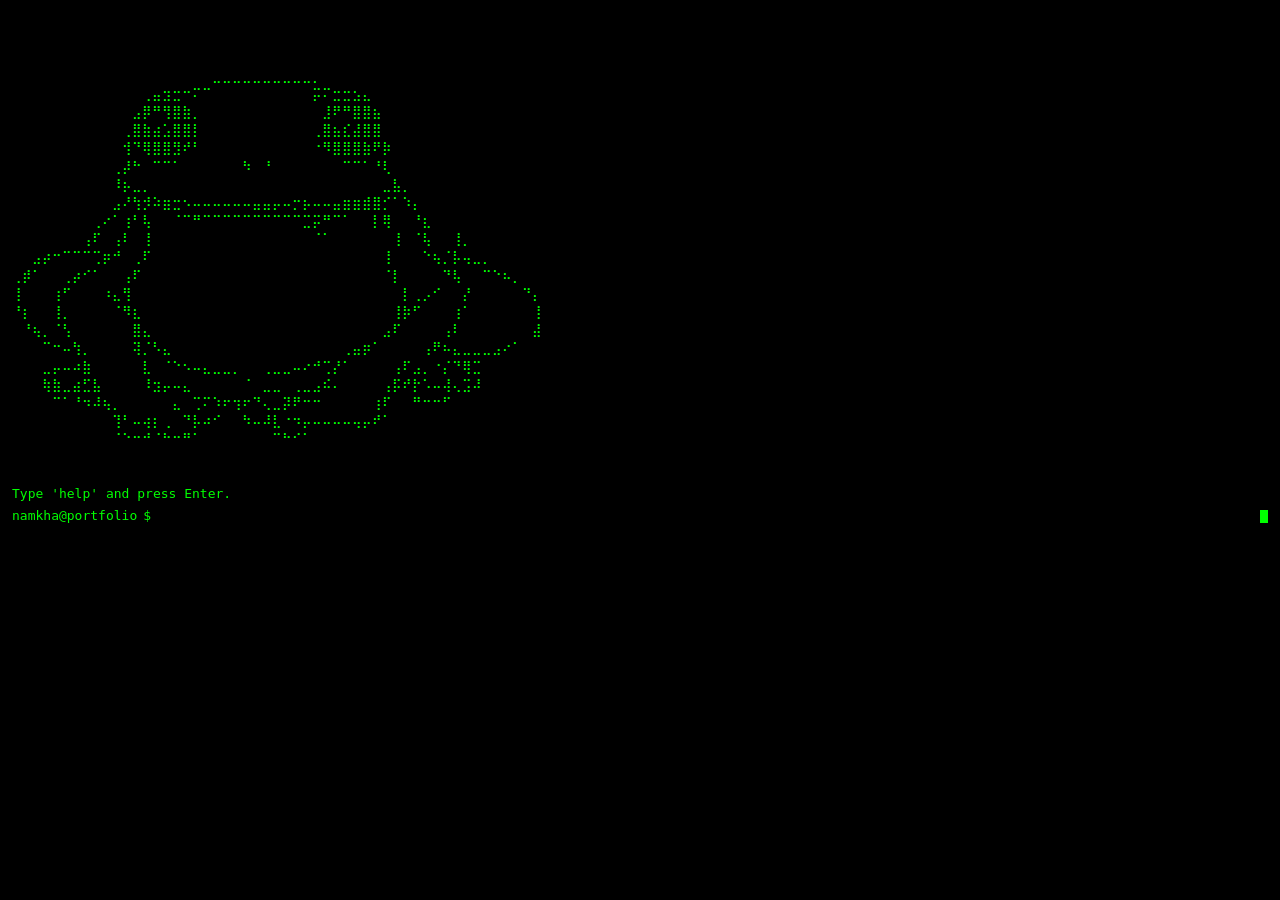
<file: index.html>
<!DOCTYPE html>
<html lang="en">
<head>
  <meta charset="UTF-8"/>
  <meta name="viewport" content="width=device-width,initial-scale=1.0"/>
  <title>Namkha's Portfolio</title>
  <link rel="icon" type="image/png" sizes="32x32" href="cyber-favicon-green.png">
  <style>
    html, body {
      margin:0; padding:0;
      width:100%; height:100%;
      background:#000; color:#0f0;
      font-family:monospace;
      overflow:hidden;
    }
    #terminal {
      box-sizing:border-box;
      padding:12px;
      height:100vh;
      overflow-y:auto;
      white-space:pre-wrap;
      line-height:1.4;
      font-size:1rem;
    }
    .prompt {
      display:flex; align-items:center; margin-top:4px;
    }
    .prompt-user { margin-right:6px; }
    .prompt-symbol { margin-right:6px; }
    .prompt-input {
      flex:1; background:transparent; border:none;
      color:#0f0; font-family:inherit; font-size:inherit;
      outline:none;
    }
    .cursor {
      width:8px; height:1em; background:#0f0;
      margin-left:2px; animation:blink 1s steps(2,start) infinite;
    }
    @keyframes blink {
      0%,50% {opacity:1;} 51%,100% {opacity:0;}
    }
    a, a:visited {
      color:#0f0; text-decoration:underline;
    }
    a:hover { color:#fff; text-decoration:none; }
  </style>
</head>
<body>
  <div id="terminal"></div>
  <script>
  (function(){
    const term = document.getElementById('terminal');
    let history = JSON.parse(localStorage.getItem('term_history')||'[]');
    let histIndex = history.length;

    // Enhanced filesystem
    let cwd = '/';
    const fs = {
      '/': ['resume.txt', 'projects', 'skills.txt', 'contact.txt', 'about.txt', 'achievements.txt'],
      '/projects': ['network_scanner.md', 'mini_siem.md', 'password_analyzer.md', 'waf.md', 'cybersec_tools.md']
    };

    // Comprehensive file contents
    const files = {
      'resume.txt': `Resume - Namkha Tashi Oedzer

Download Versions:
- <a href="resume.pdf" target="_blank">Resume PDF</a>
- <a href="resume.docx" target="_blank">Resume DOCX</a>

Professional Summary:
Computer Science student specializing in Cybersecurity
Passionate about developing innovative security solutions

Education:
- Hunter College
- Major: Computer Science
- Specialization: Cybersecurity

Key Projects:
1. Network Vulnerability Scanner
2. Mini SIEM Project
3. Password Security Analyzer
4. Web Application Firewall`,

      'skills.txt': `Technical Skills Breakdown:

Programming Languages:
- Python (Advanced)
  • Network scripting
  • Security tool development
- JavaScript/Node.js (Intermediate)
  • Web application security
- Bash Scripting (Advanced)
  • System automation
- C++ (Advanced)
  • Performance-critical applications

Cybersecurity Tools:
- Kali Linux
- Nmap
- Burp Suite
- Wireshark
- Metasploit (Basic)
- Docker
- Git
- ELK Stack`,

      'contact.txt': `Contact Information:

Email: <a href="mailto:oedzernamkha@gmail.com">oedzernamkha@gmail.com</a>
GitHub: <a href="https://github.com/namkha-yolo" target="_blank">github.com/namkha-yolo</a>
LinkedIn: <a href="https://www.linkedin.com/in/namkha-oedzer-717882221/" target="_blank">linkedin.com/in/namkha-tashi-oedzer</a>
Portfolio: <a href="https://namkha-yolo.github.io/landing-pagee/" target="_blank">namkha.dev</a>

Preferred Communication:
- LinkedIn for professional inquiries
- GitHub for open-source collaboration
- Email for direct communication`,

      'about.txt': `About Namkha Tashi Oedzer

Computer Science student at Hunter College
Specializing in Cybersecurity and Network Security

Core Interests:
- Ethical Hacking
- Security Tool Development
- Open Source Contributions
- Innovative Technology Solutions

Personal Mission:
Create robust security solutions that protect 
digital ecosystems and drive technological innovation.`,

      'achievements.txt': `Academic & Professional Achievements:

Academic Honors:
- Dean's List (3 consecutive semesters)

Professional Development:
- CompTIA+ | Security+ (in progress)`,

      'projects/network_scanner.md': `Network Vulnerability Scanner

GitHub: https://github.com/namkha-yolo/network-scanner

Description:
Advanced network mapping and security assessment tool
- Uses Python and Nmap
- Generates comprehensive HTML reports
- Supports custom configuration flags
- CLI-based interface for flexible scanning`,

      'projects/mini_siem.md': `Mini SIEM (Security Information and Event Management)

GitHub: https://github.com/namkha-yolo/mini-siem-elk

Description:
Docker-based security monitoring solution
- ELK Stack implementation
- Suricata for intrusion detection
- Real-time log analysis
- Automated Slack alerts for security incidents`,

      'projects/password_analyzer.md': `Password Security Analyzer

GitHub: https://github.com/namkha-yolo/password-analyzer

Description:
Comprehensive password security assessment tool
- Strength evaluation
- Breach database lookup
- Entropy-based scoring
- Secure CLI-based password recommendations`,

      'projects/waf.md': `Web Application Firewall

GitHub: https://github.com/namkha-yolo/web-waf

Description:
Intelligent web traffic filtering proxy
- Blocks SQLi and XSS attacks
- Python-based implementation
- Pattern-based security rules
- Lightweight and configurable`,

      'projects/cybersec_tools.md': `Cybersecurity Research & Tools

Ongoing Projects and Research:
- Continuous exploration of emerging security technologies
- Development of open-source security tools
- Active contributor to cybersecurity community

Research Focus Areas:
- Machine Learning in Cybersecurity
- Automated Threat Detection
- Zero-Day Vulnerability Research`
    };

    // Enhanced commands
    const commands = {
      help: `Available commands:
  help       – show this help
  ascii      – show ASCII banner
  ls         – list files/directories
  cd <dir>   – change directory (.. to go up)
  cat <file> – view file contents
  resume     – view resume details
  about      – personal introduction
  skills     – technical skills summary
  projects   – list project details
  contact    – networking information
  achievements – academic achievements
  clear      – clear the screen
  whoami     – display current user`,
      
      ascii: ` 
      

⠀⠀⠀⠀⠀⠀⠀⠀⠀⠀⠀⠀⠀⠀⠀⠀⠀⠀⠀⠀⣀⣀⣀⣀⣀⣀⣀⣀⣀⣀⡀⠀⠀⠀⠀⠀⠀⠀⠀⠀⠀⠀⠀⠀⠀⠀⠀⠀⠀⠀
⠀⠀⠀⠀⠀⠀⠀⠀⠀⠀⠀⠀⠀⢀⣤⣲⣒⠒⠍⠉⠀⠀⠀⠀⠀⠀⠀⠀⠀⠀⡭⠍⣒⣒⣢⣄⠀⠀⠀⠀⠀⠀⠀⠀⠀⠀⠀⠀⠀⠀
⠀⠀⠀⠀⠀⠀⠀⠀⠀⠀⠀⠀⣠⡿⠛⢻⣿⣷⡀⠀⠀⠀⠀⠀⠀⠀⠀⠀⠀⠀⠀⣸⠟⠛⣿⣿⣦⠀⠀⠀⠀⠀⠀⠀⠀⠀⠀⠀⠀⠀
⠀⠀⠀⠀⠀⠀⠀⠀⠀⠀⠀⢀⣿⣷⣴⣡⣿⣿⡇⠀⠀⠀⠀⠀⠀⠀⠀⠀⠀⠀⢀⣿⣦⣎⣼⣿⣿⠀⠀⠀⠀⠀⠀⠀⠀⠀⠀⠀⠀⠀
⠀⠀⠀⠀⠀⠀⠀⠀⠀⠀⠀⢺⠙⢿⣿⣿⣻⠞⠃⠀⠀⠀⠀⠀⠀⠀⠀⠀⠀⠀⠐⠻⣿⣿⣿⣷⠟⡷⠀⠀⠀⠀⠀⠀⠀⠀⠀⠀⠀⠀
⠀⠀⠀⠀⠀⠀⠀⠀⠀⠀⢀⡼⠓⠀⠉⠉⠁⠀⠀⠀⠀⠀⠀⠳⠀⠘⠀⠀⠀⠀⠀⠀⠀⠉⠉⠁⠘⢇⠀⠀⠀⠀⠀⠀⠀⠀⠀⠀⠀⠀
⠀⠀⠀⠀⠀⠀⠀⠀⠀⠀⠸⡦⣀⡀⠀⠀⠀⠀⠀⠀⠀⠀⠀⠀⠀⠀⠀⠀⠀⠀⠀⠀⠀⠀⠀⠀⠀⣀⣧⡀⠀⠀⠀⠀⠀⠀⠀⠀⠀⠀
⠀⠀⠀⠀⠀⠀⠀⠀⠀⠀⣠⠜⢳⡺⠵⣶⣒⠢⠤⠤⠤⠤⠤⠤⣤⣤⡤⠤⡒⡦⠤⠤⣤⣶⣶⣾⣿⡊⠁⠱⡄⠀⠀⠀⠀⠀⠀⠀⠀⠀
⠀⠀⠀⠀⠀⠀⠀⠀⢀⠔⠁⢰⠃⢧⠀⠀⠈⠉⠛⠉⠉⠉⠉⠉⠉⠉⠉⠉⠉⣉⡭⠛⠉⠁⠀⠀⡇⢿⠀⠀⠘⣆⠀⠀⠀⠀⠀⠀⠀⠀
⠀⠀⠀⠀⠀⠀⠀⢠⠏⠀⢠⠇⠀⢸⠀⠀⠀⠀⠀⠀⠀⠀⠀⠀⠀⠀⠀⠀⠀⠀⠈⠁⠀⠀⠀⠀⠀⠀⢸⠀⠈⢧⠀⠀⢸⡀⠀⠀⠀⠀⠀⠀⠀
⠀⠀⣠⡴⠒⠉⠉⠉⢉⡶⠚⠀⢀⠏⠀⠀⠀⠀⠀⠀⠀⠀⠀⠀⠀⠀⠀⠀⠀⠀⠀⠀⠀⠀⠀⠀⠀⢸⠀⠀⠀⠑⢦⡈⡧⢤⣀⡀⠀⠀⠀⠀
⢀⡾⠁⠀⠀⢀⡴⠊⠁⠀⠀⢠⠏⠀⠀⠀⠀⠀⠀⠀⠀⠀⠀⠀⠀⠀⠀⠀⠀⠀⠀⠀⠀⠀⠀⠀⠀⠈⡇⠀⠀⠀⠀⠙⢧⠀⠀⠉⠑⠦⡀⠀
⢸⠀⠀⠀⢰⠋⠀⠀⠀⠰⣄⢻⠀⠀⠀⠀⠀⠀⠀⠀⠀⠀⠀⠀⠀⠀⠀⠀⠀⠀⠀⠀⠀⠀⠀⠀⠀⠀⠀⡇⢀⡠⠊⠀⠀⡜⠀⠀⠀⠀⠀⠙⡄
⠘⡆⠀⠀⢸⡀⠀⠀⠀⠀⠈⠻⣆⠀⠀⠀⠀⠀⠀⠀⠀⠀⠀⠀⠀⠀⠀⠀⠀⠀⠀⠀⠀⠀⠀⠀⠀⠀⢸⡷⠋⠀⠀⠀⢰⠁⠀⠀⠀⠀⠀⠀⢸
⠀⠘⢦⡀⠈⢣⠀⠀⠀⠀⠀⠀⣿⣄⠀⠀⠀⠀⠀⠀⠀⠀⠀⠀⠀⠀⠀⠀⠀⠀⠀⠀⠀⠀⠀⠀⠀⣠⠏⠀⠀⠀⠀⢠⠇⠀⠀⠀⠀⠀⠀⠀⣼
⠀⠀⠀⠉⠒⠤⢳⡀⠀⠀⠀⠀⢽⡈⠣⣄⠀⠀⠀⠀⠀⠀⠀⠀⠀⠀⠀⠀⠀⠀⠀⠀⠀⢀⣤⡶⠁⠀⠀⠀⠀⢠⠟⠦⣄⣀⣀⣀⣠⠔⠁
⠀⠀⠀⣀⡤⠤⠴⣷⠀⠀⠀⠀⠀⣇⠀⠈⠑⠢⠤⣄⣀⣀⡀⠀⠀⢀⣀⣀⠤⠔⠚⢉⡜⠁⠀⠀⠀⠀⢠⠏⣠⡀⠐⡌⠙⢿⣉⠀⠀⠀
⠀⠀⠀⢷⣷⣀⣴⣋⣧⠀⠀⠀⠀⠸⣲⡤⠤⣄⠀⠀⠀⠀⠀⠈⠀⣀⣀⠀⢀⣀⣠⠮⠄⠀⠀⠀⠀⢠⡯⠞⡗⠡⠤⢼⢄⣩⠼⠀⠀⠀
⠀⠀⠀⠀⠉⠁⠘⠲⠼⢦⡀⠀⠀⠀⠀⠀⣄⠀⢉⠍⠱⠖⢲⠖⠙⢄⣀⡽⠟⠒⠒⠀⠀⠀⠀⠀⢰⠏⠀⠀⠛⠒⠒⠋⠀⠀⠀⠀⠀⠀
⠀⠀⠀⠀⠀⠀⠀⠀⠀⠀⢹⠃⠤⢴⡆⢀⠀⠙⡧⠴⠊⠀⠀⠳⠤⠼⣇⠐⠲⡤⠤⠤⠤⠤⢤⡤⠞⠁⠀⠀⠀⠀⠀⠀⠀⠀⠀⠀⠀⠀
⠀⠀⠀⠀⠀⠀⠀⠀⠀⠀⠈⠑⠒⠚⠈⠓⠒⠛⠁⠀⠀⠀⠀⠀⠀⠀⠉⠓⠊⠁⠀⠀⠀⠀⠀⠀⠀⠀⠀⠀⠀⠀⠀⠀⠀⠀⠀⠀⠀⠀

       `,
      
      about: `Namkha Tashi Oedzer
CS Student @ Hunter College
Cybersecurity enthusiast & ethical hacker.`,
      
      projects: `Projects:
• Network Vulnerability Scanner – https://github.com/namkha-yolo/network-scanner
• Mini SIEM on ELK              – https://github.com/namkha-yolo/mini-siem-elk
• Password Security Analyzer    – https://github.com/namkha-yolo/password-analyzer
• Web Application Firewall      – https://github.com/namkha-yolo/web-waf`,

      whoami: 'namkha@portfolio: Cybersecurity Student & Ethical Hacker'
    };

    function saveHistory(cmd) {
      history.push(cmd);
      localStorage.setItem('term_history', JSON.stringify(history));
      histIndex = history.length;
    }

    function append(text='') {
      term.innerHTML += text.replace(/\n/g,'<br/>') + '<br/>';
      term.scrollTop = term.scrollHeight;
    }

    function handle(cmd) {
      if (cmd === 'clear') {
        term.innerHTML = '';
        return;
      }
      if (cmd === 'resume') return append(files['resume.txt']);
      if (cmd === 'about') return append(files['about.txt']);
      if (cmd === 'skills') return append(files['skills.txt']);
      if (cmd === 'contact') return append(files['contact.txt']);
      if (cmd === 'achievements') return append(files['achievements.txt']);
      if (cmd === 'whoami') return append(commands['whoami']);
      
      if (cmd.startsWith('cd ')) {
        let dir = cmd.split(' ')[1];
        if (dir==='..') { cwd = '/'; }
        else if (fs[cwd+'/'+dir]) cwd += (cwd==='/'?'':'/')+dir;
        else return append(`cd: no such file or directory: ${dir}`);
        return;
      }
      if (cmd==='ls') {
        const list = fs[cwd] || [];
        return append(list.join('   '));
      }
      if (cmd.startsWith('cat ')) {
        let f = cmd.split(' ')[1];
        let path = (cwd==='/'?'/':cwd+'/')+f;
        
        // Check if file exists in current directory or is a special file
        if (files[path] || files[f]) {
          return append(files[path] || files[f]);
        }
        return append(`cat: ${f}: No such file`);
      }
      if (commands[cmd]) return append(commands[cmd]);
      if (cmd.trim()!=='') return append(`bash: ${cmd}: command not found`);
    }

    function prompt() {
      const line = document.createElement('div');
      line.className='prompt';
      line.innerHTML =
        `<span class="prompt-user">namkha@portfolio${cwd==='/'?'':' '+cwd}</span>`+
        `<span class="prompt-symbol">$</span>`+
        `<input class="prompt-input" autofocus />`+
        `<span class="cursor"></span>`;
      term.appendChild(line);

      const input = line.querySelector('input');
      input.addEventListener('keydown', e=>{
        if (e.key==='Enter') {
          const cmd = input.value.trim();
          input.disabled = true;
          line.querySelector('.cursor').remove();
          append(`namkha@portfolio${cwd==='/'?'':' '+cwd} $ ${cmd}`);
          saveHistory(cmd);
          handle(cmd.toLowerCase());
          prompt();
        }
        // history navigation
        if (e.key==='ArrowUp') {
          if (histIndex>0) histIndex--;
          input.value = history[histIndex]||'';
        }
        if (e.key==='ArrowDown') {
          if (histIndex<history.length-1) histIndex++;
          input.value = history[histIndex]||'';
        }
      });
      input.focus();
    }

    term.addEventListener('click', ()=> {
      const inp = term.querySelector('input.prompt-input:enabled');
      if (inp) inp.focus();
    });

    // Initial banner & prompt
    append(commands.ascii);
    append("Type 'help' and press Enter.");
    prompt();
  })();
  </script>
</body>
</html>
</file>
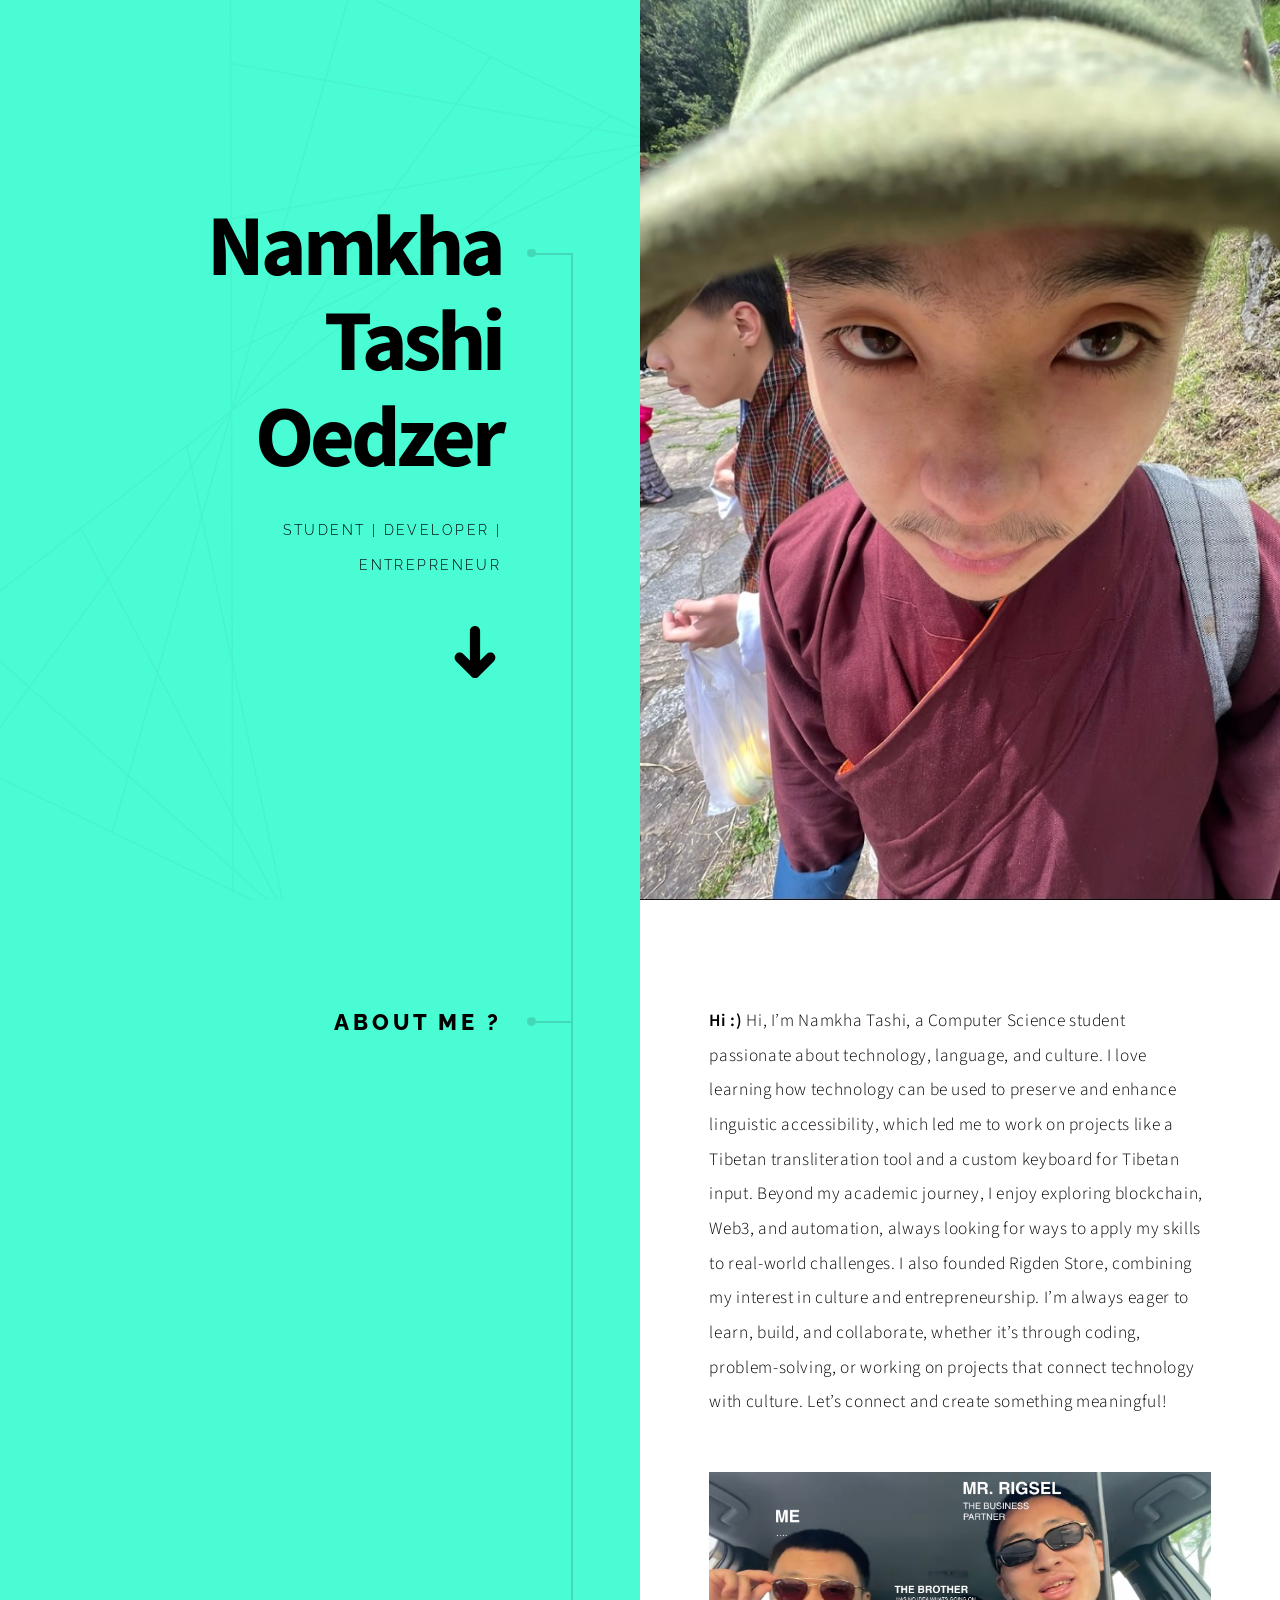
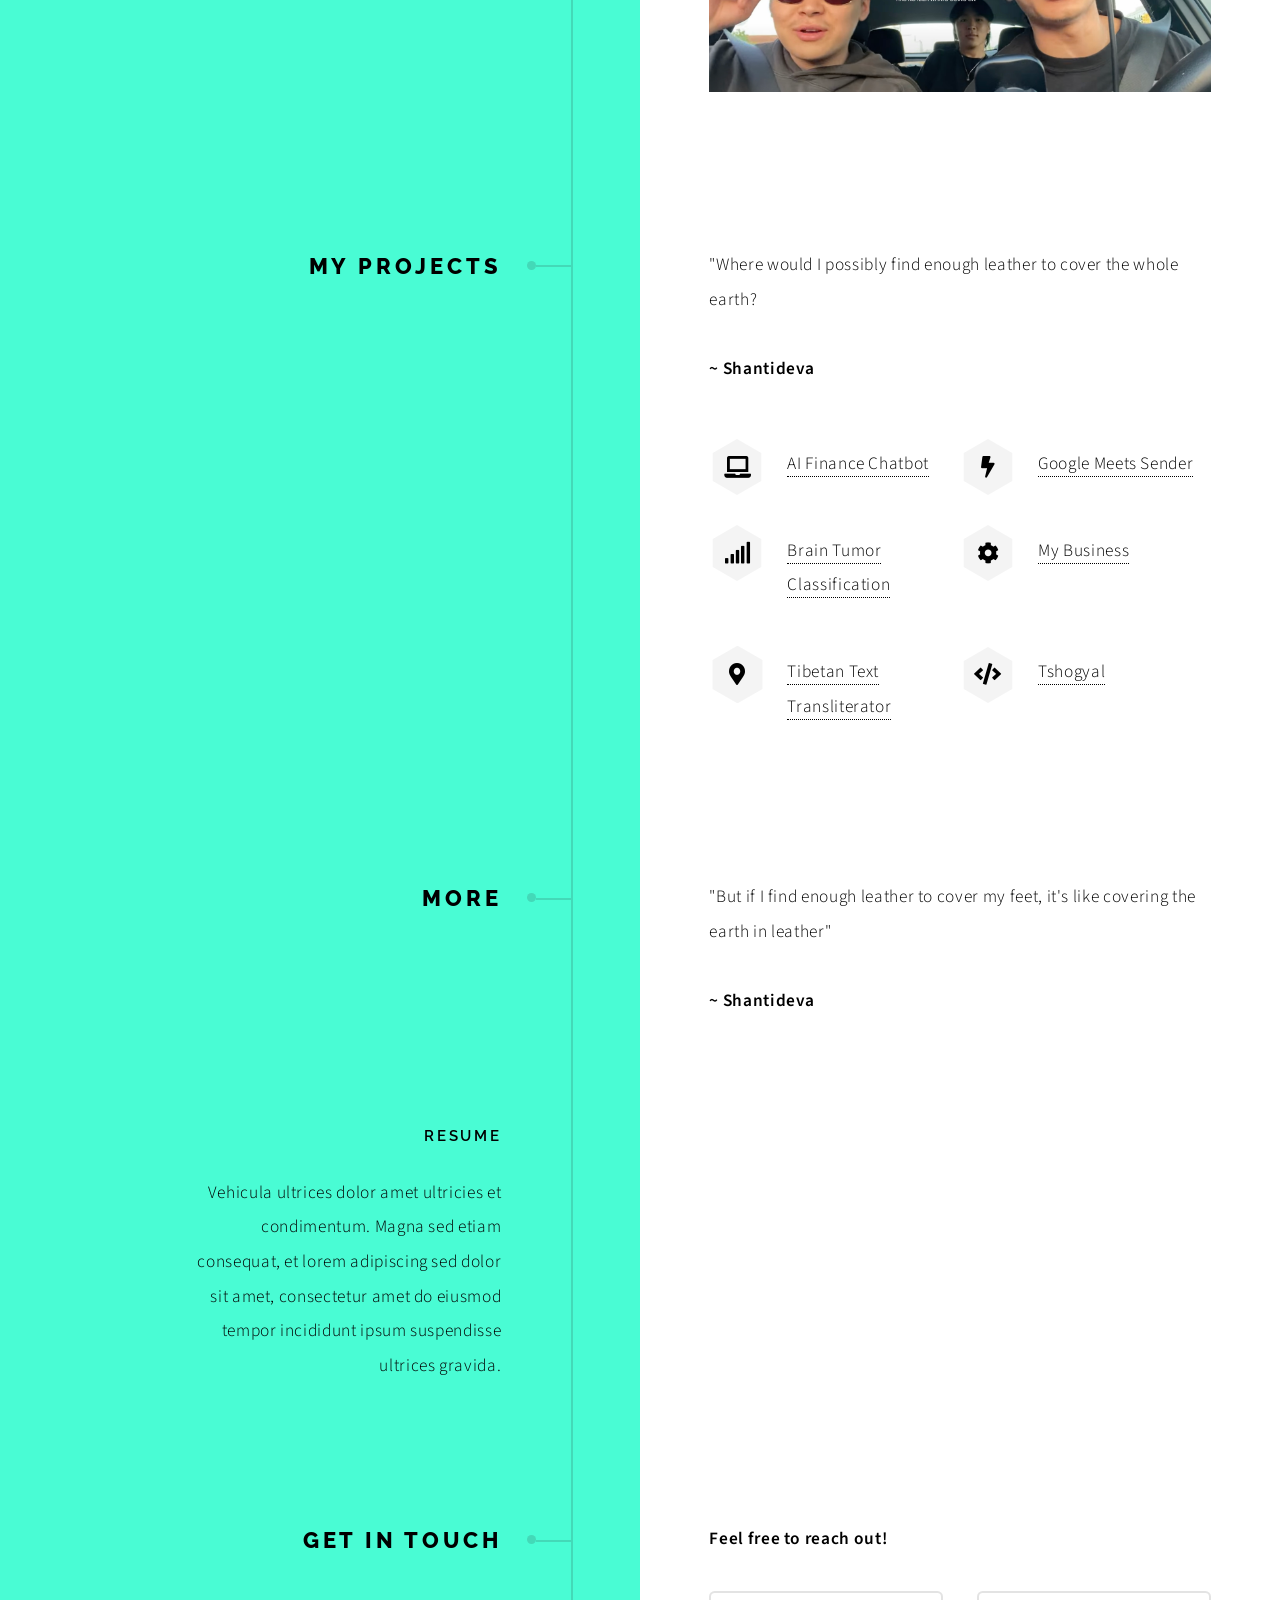
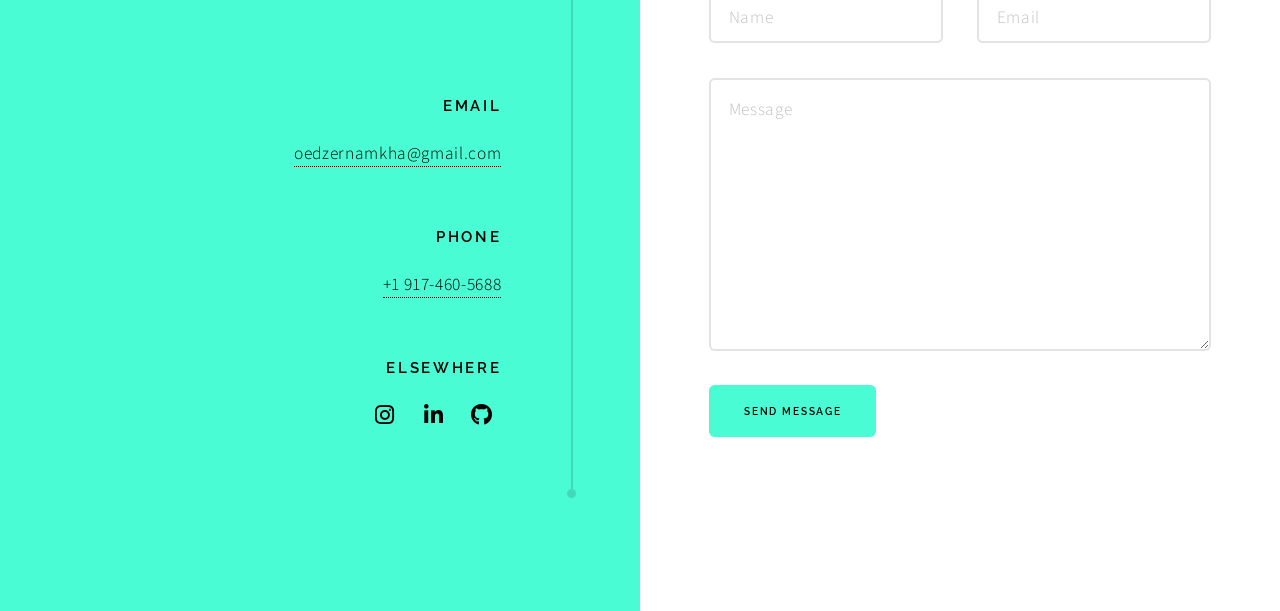
<file: html5up-paradigm-shift/index.html>
<!DOCTYPE HTML>
<!--
	Paradigm Shift by HTML5 UP
	html5up.net | @ajlkn
	Free for personal and commercial use under the CCA 3.0 license (html5up.net/license)
-->
<html>
	<head>
		<title>Namkha's Website</title>
		<meta charset="utf-8" />
		<meta name="viewport" content="width=device-width, initial-scale=1, user-scalable=no" />
		<meta name="description" content="" />
		<meta name="keywords" content="" />
		<link rel="stylesheet" href="assets/css/main.css" />
	</head>
	<body class="is-preload">

		<!-- Wrapper -->
			<div id="wrapper">

				<!-- Intro -->
					<section class="intro">
						<header>
							<h1>Namkha Tashi Oedzer</h1>
							<p>Student | developer | entrepreneur</p>
							<ul class="actions">
								<li><a href="#first" class="arrow scrolly"><span class="label">Next</span></a></li>
							</ul>
						</header>
						<div class="content">
							<span class="image fill" data-position="center"><img src="images/pic01.jpg" alt="" /></span>
						</div>
					</section>

				<!-- Section -->
					<section id="first">
						<header>
							<h2>About me ?</h2>
						</header>
						<div class="content">
							<p><strong>Hi :) </strong>Hi, I’m Namkha Tashi, a Computer Science student passionate about technology, language, and culture. I love learning how technology can be used to preserve and enhance linguistic accessibility, which led me to work on projects like a Tibetan transliteration tool and a custom keyboard for Tibetan input.

								Beyond my academic journey, I enjoy exploring blockchain, Web3, and automation, always looking for ways to apply my skills to real-world challenges. I also founded Rigden Store, combining my interest in culture and entrepreneurship.
								
								I’m always eager to learn, build, and collaborate, whether it’s through coding, problem-solving, or working on projects that connect technology with culture. Let’s connect and create something meaningful!</p>
							<span class="image main"><img src="images/pic02.jpg" alt="" /></span>
						</div>
					</section>

				<!-- Section -->
					<section>
						<header>
							<h2>My Projects</h2>
						</header>
						<div class="content">
							<p>"Where would I possibly find enough leather to cover the whole earth?</p><p><strong> ~ Shantideva</strong></p>
							<ul class="feature-icons">
								<li class="icon solid fa-laptop"><a href="https://github.com/Namkha-yolo/AI-Finance-Chatbot" target="_blank">AI Finance Chatbot</a></li>
								<li class="icon solid fa-bolt"><a href="https://github.com/Namkha-yolo/GoogleMeetSender" target="_blank">Google Meets Sender</a></li>
								<li class="icon solid fa-signal"><a href="https://github.com/Namkha-yolo/HST2" target="_blank">Brain Tumor Classification </a></li>
								<li class="icon solid fa-cog"><a href="https://rigden.store/" target="_blank">My Business</a></li>
								<li class="icon solid fa-map-marker-alt"><a href="https://github.com/Namkha-yolo/tibetan_transliterator" target="_blank">Tibetan Text Transliterator</a></li>
								<li class="icon solid fa-code"><a href="https://github.com/Namkha-yolo/Tshogyal" target="_blank">Tshogyal</a></li>
							</ul>
						</div>
					</section>

				<!-- Section -->
					<section>
						<header>
							<h2>More</h2>
						</header>
						<div class="content">
							<p>"But if I find enough leather to cover my feet, it's like covering the earth in leather"</p><p><strong>~ Shantideva </strong></p>

							<!-- Section -->
								<section>
									<header>
										<h3>Resume</h3>
										<p>Vehicula ultrices dolor amet ultricies et condimentum. Magna sed etiam consequat, et lorem adipiscing sed dolor sit amet, consectetur amet do eiusmod tempor incididunt  ipsum suspendisse ultrices gravida.</p>
									</header>
									<div class="content">
								
									</div>
								</section>

						</div>
					</section>

				<!-- Elements -->
				<!--
					<section>
						<header>
							<h2>Elements</h2>
						</header>
						<div class="content">

							<section>
								<header>
									<h3>Text</h3>
								</header>
								<div class="content">
									<p>This is <b>bold</b> and this is <strong>strong</strong>. This is <i>italic</i> and this is <em>emphasized</em>.
									This is <sup>superscript</sup> text and this is <sub>subscript</sub> text.
									This is <u>underlined</u> and this is code: <code>for (;;) { ... }</code>. Finally, <a href="#">this is a link</a>.</p>
									<hr />
									<h2>Heading Level 2</h2>
									<h3>Heading Level 3</h3>
									<h4>Heading Level 4</h4>
									<h5>Heading Level 5</h5>
									<hr />
									<h5>Blockquote</h5>
									<blockquote>Fringilla nisl. Donec accumsan interdum nisi, quis tincidunt felis sagittis eget tempus euismod. Vestibulum ante ipsum primis in faucibus vestibulum. Blandit adipiscing eu felis iaculis volutpat ac adipiscing accumsan faucibus. Vestibulum ante ipsum primis in faucibus lorem ipsum dolor sit amet nullam adipiscing eu felis.</blockquote>
									<h5>Preformatted</h5>
									<pre><code>i = 0;

while (!deck.isInOrder()) {
  print 'Iteration ' + i;
  deck.shuffle();
  i++;
}

print 'Sorted in ' + i + ' iterations.';</code></pre>
								</div>
							</section>

							<section>
								<header>
									<h3>Lists</h3>
								</header>
								<div class="content">

									<h4>Unordered</h4>
									<ul>
										<li>Dolor pulvinar etiam.</li>
										<li>Sagittis adipiscing.</li>
										<li>Felis enim feugiat.</li>
									</ul>

									<h4>Alternate</h4>
									<ul class="alt">
										<li>Dolor pulvinar etiam.</li>
										<li>Sagittis adipiscing.</li>
										<li>Felis enim feugiat.</li>
									</ul>

									<h4>Ordered</h4>
									<ol>
										<li>Dolor pulvinar etiam.</li>
										<li>Etiam vel felis viverra.</li>
										<li>Felis enim feugiat.</li>
										<li>Dolor pulvinar etiam.</li>
										<li>Etiam vel felis lorem.</li>
										<li>Felis enim et feugiat.</li>
									</ol>
									<h4>Icons</h4>
									<ul class="icons">
										<li><a href="#" class="icon brands fa-twitter"><span class="label">Twitter</span></a></li>
										<li><a href="#" class="icon brands fa-facebook-f"><span class="label">Facebook</span></a></li>
										<li><a href="#" class="icon brands fa-instagram"><span class="label">Instagram</span></a></li>
										<li><a href="#" class="icon brands fa-github"><span class="label">Github</span></a></li>
									</ul>

									<h4>Actions</h4>
									<ul class="actions">
										<li><a href="#" class="button primary">Default</a></li>
										<li><a href="#" class="button">Default</a></li>
									</ul>
									<ul class="actions stacked">
										<li><a href="#" class="button primary">Default</a></li>
										<li><a href="#" class="button">Default</a></li>
									</ul>
								</div>
							</section>

							<section>
								<header>
									<h3>Table</h3>
								</header>
								<div class="content">
									<h4>Default</h4>
									<div class="table-wrapper">
										<table>
											<thead>
												<tr>
													<th>Name</th>
													<th>Description</th>
													<th>Price</th>
												</tr>
											</thead>
											<tbody>
												<tr>
													<td>Item One</td>
													<td>Ante turpis integer aliquet porttitor.</td>
													<td>29.99</td>
												</tr>
												<tr>
													<td>Item Two</td>
													<td>Vis ac commodo adipiscing arcu aliquet.</td>
													<td>19.99</td>
												</tr>
												<tr>
													<td>Item Three</td>
													<td> Morbi faucibus arcu accumsan lorem.</td>
													<td>29.99</td>
												</tr>
												<tr>
													<td>Item Four</td>
													<td>Vitae integer tempus condimentum.</td>
													<td>19.99</td>
												</tr>
												<tr>
													<td>Item Five</td>
													<td>Ante turpis integer aliquet porttitor.</td>
													<td>29.99</td>
												</tr>
											</tbody>
											<tfoot>
												<tr>
													<td colspan="2"></td>
													<td>100.00</td>
												</tr>
											</tfoot>
										</table>
									</div>

									<h4>Alternate</h4>
									<div class="table-wrapper">
										<table class="alt">
											<thead>
												<tr>
													<th>Name</th>
													<th>Description</th>
													<th>Price</th>
												</tr>
											</thead>
											<tbody>
												<tr>
													<td>Item One</td>
													<td>Ante turpis integer aliquet porttitor.</td>
													<td>29.99</td>
												</tr>
												<tr>
													<td>Item Two</td>
													<td>Vis ac commodo adipiscing arcu aliquet.</td>
													<td>19.99</td>
												</tr>
												<tr>
													<td>Item Three</td>
													<td> Morbi faucibus arcu accumsan lorem.</td>
													<td>29.99</td>
												</tr>
												<tr>
													<td>Item Four</td>
													<td>Vitae integer tempus condimentum.</td>
													<td>19.99</td>
												</tr>
												<tr>
													<td>Item Five</td>
													<td>Ante turpis integer aliquet porttitor.</td>
													<td>29.99</td>
												</tr>
											</tbody>
											<tfoot>
												<tr>
													<td colspan="2"></td>
													<td>100.00</td>
												</tr>
											</tfoot>
										</table>
									</div>
								</div>
							</section>

							<section>
								<header>
									<h3>Buttons</h3>
								</header>
								<div class="content">
									<ul class="actions">
										<li><a href="#" class="button primary">Primary</a></li>
										<li><a href="#" class="button">Default</a></li>
									</ul>
									<ul class="actions">
										<li><a href="#" class="button large">Large</a></li>
										<li><a href="#" class="button">Default</a></li>
										<li><a href="#" class="button small">Small</a></li>
									</ul>
									<ul class="actions">
										<li><a href="#" class="button primary icon solid fa-download">Icon</a></li>
										<li><a href="#" class="button icon solid fa-download">Icon</a></li>
									</ul>
									<ul class="actions">
										<li><span class="button primary disabled">Disabled</span></li>
										<li><span class="button disabled">Disabled</span></li>
									</ul>
								</div>
							</section>

							<section>
								<header>
									<h3>Form</h3>
								</header>
								<div class="content">
									<form method="post" action="#">
										<div class="fields">
											<div class="field half">
												<label for="demo-name">Name</label>
												<input type="text" name="demo-name" id="demo-name" value="" placeholder="Jane Doe" />
											</div>
											<div class="field half">
												<label for="demo-email">Email</label>
												<input type="email" name="demo-email" id="demo-email" value="" placeholder="jane@untitled.tld" />
											</div>
											<div class="field">
												<label for="demo-category">Category</label>
												<select name="demo-category" id="demo-category">
													<option value="">-</option>
													<option value="1">Manufacturing</option>
													<option value="1">Shipping</option>
													<option value="1">Administration</option>
													<option value="1">Human Resources</option>
												</select>
											</div>
											<div class="field half">
												<input type="radio" id="demo-priority-low" name="demo-priority" checked>
												<label for="demo-priority-low">Low</label>
											</div>
											<div class="field half">
												<input type="radio" id="demo-priority-high" name="demo-priority">
												<label for="demo-priority-high">High</label>
											</div>
											<div class="field half">
												<input type="checkbox" id="demo-copy" name="demo-copy">
												<label for="demo-copy">Email me a copy</label>
											</div>
											<div class="field half">
												<input type="checkbox" id="demo-human" name="demo-human" checked>
												<label for="demo-human">Not a robot</label>
											</div>
											<div class="field">
												<label for="demo-message">Message</label>
												<textarea name="demo-message" id="demo-message" placeholder="Enter your message" rows="6"></textarea>
											</div>
										</div>
										<ul class="actions">
											<li><input type="submit" value="Send Message" class="primary" /></li>
											<li><input type="reset" value="Reset" /></li>
										</ul>
									</form>
								</div>
							</section>

						</div>
					</section>
				-->

				<!-- Section -->
					<section>
						<header>
							<h2>Get in touch</h2>
						</header>
						<div class="content">
							<p><strong>Feel free to reach out!</strong> </p>
							<form>
								<div class="fields">
									<div class="field half">
										<input type="text" name="name" id="name" placeholder="Name" />
									</div>
									<div class="field half">
										<input type="email" name="email" id="email" placeholder="Email" />
									</div>
									<div class="field">
										<textarea name="message" id="message" placeholder="Message" rows="7"></textarea>
									</div>
								</div>
								<ul class="actions">
									<li><input type="submit" value="Send Message" class="button primary" /></li>
								</ul>
							</form>
						</div>
						<footer>
							<ul class="items">
								<li>
									<h3>Email</h3>
									<a href="#">oedzernamkha@gmail.com</a>
								</li>
								<li>
									<h3>Phone</h3>
									<a href="#">+1 917-460-5688</a>
								</li>
								<li>
									<h3>Elsewhere</h3>
									<ul class="icons">
										<li><a href="https://www.instagram.com/rigden.store/" class="icon brands fa-instagram"><span class="label">Instagram</span></a></li>
										<li><a href="https://www.linkedin.com/in/namkha-oedzer-717882221/" class="icon brands fa-linkedin-in"><span class="label">LinkedIn</span></a></li>
										<li><a href="https://github.com/Namkha-yolo" class="icon brands fa-github"><span class="label">GitHub</span></a></li>
									</ul>
								</li>
							</ul>
						</footer>
					</section>

			</div>

		<!-- Scripts -->
			<script src="assets/js/jquery.min.js"></script>
			<script src="assets/js/jquery.scrolly.min.js"></script>
			<script src="assets/js/browser.min.js"></script>
			<script src="assets/js/breakpoints.min.js"></script>
			<script src="assets/js/util.js"></script>
			<script src="assets/js/main.js"></script>

	</body>
</html>
</file>
<file: html5up-paradigm-shift/assets/css/main.css>
@import url(fontawesome-all.min.css);
@import url("https://fonts.googleapis.com/css?family=Source+Sans+Pro:300,600,700,300i,600i,700i|Raleway:600,800");

/*
	Paradigm Shift by HTML5 UP
	html5up.net | @ajlkn
	Free for personal and commercial use under the CCA 3.0 license (html5up.net/license)
*/

html, body, div, span, applet, object,
iframe, h1, h2, h3, h4, h5, h6, p, blockquote,
pre, a, abbr, acronym, address, big, cite,
code, del, dfn, em, img, ins, kbd, q, s, samp,
small, strike, strong, sub, sup, tt, var, b,
u, i, center, dl, dt, dd, ol, ul, li, fieldset,
form, label, legend, table, caption, tbody,
tfoot, thead, tr, th, td, article, aside,
canvas, details, embed, figure, figcaption,
footer, header, hgroup, menu, nav, output, ruby,
section, summary, time, mark, audio, video {
	margin: 0;
	padding: 0;
	border: 0;
	font-size: 100%;
	font: inherit;
	vertical-align: baseline;}

article, aside, details, figcaption, figure,
footer, header, hgroup, menu, nav, section {
	display: block;}

body {
	line-height: 1;
}

ol, ul {
	list-style: none;
}

blockquote, q {
	quotes: none;
}

	blockquote:before, blockquote:after, q:before, q:after {
		content: '';
		content: none;
	}

table {
	border-collapse: collapse;
	border-spacing: 0;
}

body {
	-webkit-text-size-adjust: none;
}

mark {
	background-color: transparent;
	color: inherit;
}

input::-moz-focus-inner {
	border: 0;
	padding: 0;
}

input, select, textarea {
	-moz-appearance: none;
	-webkit-appearance: none;
	-ms-appearance: none;
	appearance: none;
}

/* Basic */

	@-ms-viewport {
		width: device-width;
	}

	body {
		-ms-overflow-style: scrollbar;
	}

	@media screen and (max-width: 480px) {

		html, body {
			min-width: 320px;
		}

	}

	html {
		box-sizing: border-box;
	}

	*, *:before, *:after {
		box-sizing: inherit;
	}

	html {
		overflow-x: hidden;
	}

	body {
		background: #ffffff;
		overflow-x: hidden;
	}

		body.is-preload *, body.is-preload *:before, body.is-preload *:after {
			-moz-animation: none !important;
			-webkit-animation: none !important;
			-ms-animation: none !important;
			animation: none !important;
			-moz-transition: none !important;
			-webkit-transition: none !important;
			-ms-transition: none !important;
			transition: none !important;
		}

/* Typography */

	html {
		font-size: 18pt;
	}

		@media screen and (max-width: 1920px) {

			html {
				font-size: 13pt;
			}

		}

		@media screen and (max-width: 1152px) {

			html {
				font-size: 14pt;
			}

		}

		@media screen and (max-width: 736px) {

			html {
				font-size: 12pt;
			}

		}

		@media screen and (max-width: 480px) {

			html {
				font-size: 11pt;
			}

		}

	body {
		background-color: #ffffff;
		color: #000000;
	}

	body, input, select, textarea {
		color: #000000;
		font-family: "Source Sans Pro", Helvetica, sans-serif;
		font-size: 1rem;
		font-weight: 300;
		letter-spacing: 0.0375em;
		line-height: 2;
	}

	a {
		-moz-transition: border-bottom-color 0.25s ease-in-out;
		-webkit-transition: border-bottom-color 0.25s ease-in-out;
		-ms-transition: border-bottom-color 0.25s ease-in-out;
		transition: border-bottom-color 0.25s ease-in-out;
		text-decoration: none;
		color: #000000;
		border-bottom: dotted 1px;
	}

		a:hover {
			text-decoration: none;
			border-bottom-color: transparent;
		}

	strong, b {
		font-weight: 600;
		color: #000000;
	}

	em, i {
		font-style: italic;
	}

	p {
		margin: 0 0 2rem 0;
	}

	h1, h2, h3, h4, h5, h6 {
		color: #000000;
		font-family: "Raleway", Helvetica, sans-serif;
		font-weight: 600;
		letter-spacing: 0.175em;
		line-height: 1.75;
		margin: 0 0 1.5rem 0;
		text-transform: uppercase;
	}

		h1 a, h2 a, h3 a, h4 a, h5 a, h6 a {
			color: inherit;
			text-decoration: none;
		}

	h1 {
		font-family: "Source Sans Pro", Helvetica, sans-serif;
		font-size: 5rem;
		font-weight: 700;
		letter-spacing: -0.05em;
		line-height: 1.1;
		margin: 0 0 1.5rem 0;
		text-transform: none;
	}

	h2 {
		font-size: 1.25rem;
		font-weight: 800;
		margin: 0 0 2rem 0;
	}

	h3 {
		font-size: 0.875rem;
	}

	h4 {
		font-size: 0.875rem;
	}

	h5 {
		font-size: 0.75rem;
	}

	h6 {
		font-size: 0.625rem;
	}

	@media screen and (max-width: 736px) {

		h1 {
			font-size: 4.5rem;
			line-height: 1.1;
		}

		h2 {
			font-size: 1.25rem;
			line-height: 1.7;
		}

		h3 {
			font-size: 0.9rem;
		}

		h4 {
			font-size: 0.75rem;
		}

		h5 {
			font-size: 0.675rem;
		}

	}

	@media screen and (max-width: 360px) {

		h1 {
			font-size: 3.75rem;
		}

		h2 {
			font-size: 1.125rem;
		}

		h3 {
			font-size: 0.8rem;
		}

		h4 {
			font-size: 0.675rem;
		}

		h5 {
			font-size: 0.675rem;
		}

	}

	sub {
		font-size: 0.8rem;
		position: relative;
		top: 0.5rem;
	}

	sup {
		font-size: 0.8rem;
		position: relative;
		top: -0.5rem;
	}

	blockquote {
		border-left: solid 0.5rem rgba(144, 144, 144, 0.25);
		font-style: italic;
		margin: 0 0 2rem 0;
		padding: 1rem 0 1rem 2rem;
	}

	code {
		background: rgba(144, 144, 144, 0.1);
		border-radius: 0.325rem;
		font-family: "Courier New", monospace;
		font-size: 0.9rem;
		margin: 0 0.25rem;
		padding: 0.25rem 0.65rem;
	}

	pre {
		-webkit-overflow-scrolling: touch;
		font-family: "Courier New", monospace;
		font-size: 0.9rem;
		margin: 0 0 2rem 0;
		width: 100%;
	}

		pre code {
			display: block;
			line-height: 1.75;
			padding: 1rem 1.5rem;
			overflow-x: auto;
		}

	hr {
		border: 0;
		border-bottom: solid 2px rgba(144, 144, 144, 0.25);
		margin: 3rem 0;
	}

		hr.major {
			margin: 5rem 0;
		}

		@media screen and (max-width: 736px) {

			hr.major {
				margin: 3rem 0;
			}

		}

/* Row */

	.row {
		display: flex;
		flex-wrap: wrap;
		box-sizing: border-box;
		align-items: stretch;
	}

		.row > * {
			box-sizing: border-box;
		}

		.row.gtr-uniform > * > :last-child {
			margin-bottom: 0;
		}

		.row.aln-left {
			justify-content: flex-start;
		}

		.row.aln-center {
			justify-content: center;
		}

		.row.aln-right {
			justify-content: flex-end;
		}

		.row.aln-top {
			align-items: flex-start;
		}

		.row.aln-middle {
			align-items: center;
		}

		.row.aln-bottom {
			align-items: flex-end;
		}

		.row > .imp {
			order: -1;
		}

		.row > .col-1 {
			width: 8.33333%;
		}

		.row > .off-1 {
			margin-left: 8.33333%;
		}

		.row > .col-2 {
			width: 16.66667%;
		}

		.row > .off-2 {
			margin-left: 16.66667%;
		}

		.row > .col-3 {
			width: 25%;
		}

		.row > .off-3 {
			margin-left: 25%;
		}

		.row > .col-4 {
			width: 33.33333%;
		}

		.row > .off-4 {
			margin-left: 33.33333%;
		}

		.row > .col-5 {
			width: 41.66667%;
		}

		.row > .off-5 {
			margin-left: 41.66667%;
		}

		.row > .col-6 {
			width: 50%;
		}

		.row > .off-6 {
			margin-left: 50%;
		}

		.row > .col-7 {
			width: 58.33333%;
		}

		.row > .off-7 {
			margin-left: 58.33333%;
		}

		.row > .col-8 {
			width: 66.66667%;
		}

		.row > .off-8 {
			margin-left: 66.66667%;
		}

		.row > .col-9 {
			width: 75%;
		}

		.row > .off-9 {
			margin-left: 75%;
		}

		.row > .col-10 {
			width: 83.33333%;
		}

		.row > .off-10 {
			margin-left: 83.33333%;
		}

		.row > .col-11 {
			width: 91.66667%;
		}

		.row > .off-11 {
			margin-left: 91.66667%;
		}

		.row > .col-12 {
			width: 100%;
		}

		.row > .off-12 {
			margin-left: 100%;
		}

		.row.gtr-0 {
			margin-top: 0;
			margin-left: 0rem;
		}

			.row.gtr-0 > * {
				padding: 0 0 0 0rem;
			}

			.row.gtr-0.gtr-uniform {
				margin-top: 0rem;
			}

				.row.gtr-0.gtr-uniform > * {
					padding-top: 0rem;
				}

		.row.gtr-25 {
			margin-top: 0;
			margin-left: -0.5rem;
		}

			.row.gtr-25 > * {
				padding: 0 0 0 0.5rem;
			}

			.row.gtr-25.gtr-uniform {
				margin-top: -0.5rem;
			}

				.row.gtr-25.gtr-uniform > * {
					padding-top: 0.5rem;
				}

		.row.gtr-50 {
			margin-top: 0;
			margin-left: -1rem;
		}

			.row.gtr-50 > * {
				padding: 0 0 0 1rem;
			}

			.row.gtr-50.gtr-uniform {
				margin-top: -1rem;
			}

				.row.gtr-50.gtr-uniform > * {
					padding-top: 1rem;
				}

		.row {
			margin-top: 0;
			margin-left: -2rem;
		}

			.row > * {
				padding: 0 0 0 2rem;
			}

			.row.gtr-uniform {
				margin-top: -2rem;
			}

				.row.gtr-uniform > * {
					padding-top: 2rem;
				}

		.row.gtr-150 {
			margin-top: 0;
			margin-left: -3rem;
		}

			.row.gtr-150 > * {
				padding: 0 0 0 3rem;
			}

			.row.gtr-150.gtr-uniform {
				margin-top: -3rem;
			}

				.row.gtr-150.gtr-uniform > * {
					padding-top: 3rem;
				}

		.row.gtr-200 {
			margin-top: 0;
			margin-left: -4rem;
		}

			.row.gtr-200 > * {
				padding: 0 0 0 4rem;
			}

			.row.gtr-200.gtr-uniform {
				margin-top: -4rem;
			}

				.row.gtr-200.gtr-uniform > * {
					padding-top: 4rem;
				}

		@media screen and (max-width: 1920px) {

			.row {
				display: flex;
				flex-wrap: wrap;
				box-sizing: border-box;
				align-items: stretch;
			}

				.row > * {
					box-sizing: border-box;
				}

				.row.gtr-uniform > * > :last-child {
					margin-bottom: 0;
				}

				.row.aln-left {
					justify-content: flex-start;
				}

				.row.aln-center {
					justify-content: center;
				}

				.row.aln-right {
					justify-content: flex-end;
				}

				.row.aln-top {
					align-items: flex-start;
				}

				.row.aln-middle {
					align-items: center;
				}

				.row.aln-bottom {
					align-items: flex-end;
				}

				.row > .imp-xlarge {
					order: -1;
				}

				.row > .col-1-xlarge {
					width: 8.33333%;
				}

				.row > .off-1-xlarge {
					margin-left: 8.33333%;
				}

				.row > .col-2-xlarge {
					width: 16.66667%;
				}

				.row > .off-2-xlarge {
					margin-left: 16.66667%;
				}

				.row > .col-3-xlarge {
					width: 25%;
				}

				.row > .off-3-xlarge {
					margin-left: 25%;
				}

				.row > .col-4-xlarge {
					width: 33.33333%;
				}

				.row > .off-4-xlarge {
					margin-left: 33.33333%;
				}

				.row > .col-5-xlarge {
					width: 41.66667%;
				}

				.row > .off-5-xlarge {
					margin-left: 41.66667%;
				}

				.row > .col-6-xlarge {
					width: 50%;
				}

				.row > .off-6-xlarge {
					margin-left: 50%;
				}

				.row > .col-7-xlarge {
					width: 58.33333%;
				}

				.row > .off-7-xlarge {
					margin-left: 58.33333%;
				}

				.row > .col-8-xlarge {
					width: 66.66667%;
				}

				.row > .off-8-xlarge {
					margin-left: 66.66667%;
				}

				.row > .col-9-xlarge {
					width: 75%;
				}

				.row > .off-9-xlarge {
					margin-left: 75%;
				}

				.row > .col-10-xlarge {
					width: 83.33333%;
				}

				.row > .off-10-xlarge {
					margin-left: 83.33333%;
				}

				.row > .col-11-xlarge {
					width: 91.66667%;
				}

				.row > .off-11-xlarge {
					margin-left: 91.66667%;
				}

				.row > .col-12-xlarge {
					width: 100%;
				}

				.row > .off-12-xlarge {
					margin-left: 100%;
				}

				.row.gtr-0 {
					margin-top: 0;
					margin-left: 0rem;
				}

					.row.gtr-0 > * {
						padding: 0 0 0 0rem;
					}

					.row.gtr-0.gtr-uniform {
						margin-top: 0rem;
					}

						.row.gtr-0.gtr-uniform > * {
							padding-top: 0rem;
						}

				.row.gtr-25 {
					margin-top: 0;
					margin-left: -0.5rem;
				}

					.row.gtr-25 > * {
						padding: 0 0 0 0.5rem;
					}

					.row.gtr-25.gtr-uniform {
						margin-top: -0.5rem;
					}

						.row.gtr-25.gtr-uniform > * {
							padding-top: 0.5rem;
						}

				.row.gtr-50 {
					margin-top: 0;
					margin-left: -1rem;
				}

					.row.gtr-50 > * {
						padding: 0 0 0 1rem;
					}

					.row.gtr-50.gtr-uniform {
						margin-top: -1rem;
					}

						.row.gtr-50.gtr-uniform > * {
							padding-top: 1rem;
						}

				.row {
					margin-top: 0;
					margin-left: -2rem;
				}

					.row > * {
						padding: 0 0 0 2rem;
					}

					.row.gtr-uniform {
						margin-top: -2rem;
					}

						.row.gtr-uniform > * {
							padding-top: 2rem;
						}

				.row.gtr-150 {
					margin-top: 0;
					margin-left: -3rem;
				}

					.row.gtr-150 > * {
						padding: 0 0 0 3rem;
					}

					.row.gtr-150.gtr-uniform {
						margin-top: -3rem;
					}

						.row.gtr-150.gtr-uniform > * {
							padding-top: 3rem;
						}

				.row.gtr-200 {
					margin-top: 0;
					margin-left: -4rem;
				}

					.row.gtr-200 > * {
						padding: 0 0 0 4rem;
					}

					.row.gtr-200.gtr-uniform {
						margin-top: -4rem;
					}

						.row.gtr-200.gtr-uniform > * {
							padding-top: 4rem;
						}

		}

		@media screen and (max-width: 1280px) {

			.row {
				display: flex;
				flex-wrap: wrap;
				box-sizing: border-box;
				align-items: stretch;
			}

				.row > * {
					box-sizing: border-box;
				}

				.row.gtr-uniform > * > :last-child {
					margin-bottom: 0;
				}

				.row.aln-left {
					justify-content: flex-start;
				}

				.row.aln-center {
					justify-content: center;
				}

				.row.aln-right {
					justify-content: flex-end;
				}

				.row.aln-top {
					align-items: flex-start;
				}

				.row.aln-middle {
					align-items: center;
				}

				.row.aln-bottom {
					align-items: flex-end;
				}

				.row > .imp-large {
					order: -1;
				}

				.row > .col-1-large {
					width: 8.33333%;
				}

				.row > .off-1-large {
					margin-left: 8.33333%;
				}

				.row > .col-2-large {
					width: 16.66667%;
				}

				.row > .off-2-large {
					margin-left: 16.66667%;
				}

				.row > .col-3-large {
					width: 25%;
				}

				.row > .off-3-large {
					margin-left: 25%;
				}

				.row > .col-4-large {
					width: 33.33333%;
				}

				.row > .off-4-large {
					margin-left: 33.33333%;
				}

				.row > .col-5-large {
					width: 41.66667%;
				}

				.row > .off-5-large {
					margin-left: 41.66667%;
				}

				.row > .col-6-large {
					width: 50%;
				}

				.row > .off-6-large {
					margin-left: 50%;
				}

				.row > .col-7-large {
					width: 58.33333%;
				}

				.row > .off-7-large {
					margin-left: 58.33333%;
				}

				.row > .col-8-large {
					width: 66.66667%;
				}

				.row > .off-8-large {
					margin-left: 66.66667%;
				}

				.row > .col-9-large {
					width: 75%;
				}

				.row > .off-9-large {
					margin-left: 75%;
				}

				.row > .col-10-large {
					width: 83.33333%;
				}

				.row > .off-10-large {
					margin-left: 83.33333%;
				}

				.row > .col-11-large {
					width: 91.66667%;
				}

				.row > .off-11-large {
					margin-left: 91.66667%;
				}

				.row > .col-12-large {
					width: 100%;
				}

				.row > .off-12-large {
					margin-left: 100%;
				}

				.row.gtr-0 {
					margin-top: 0;
					margin-left: 0rem;
				}

					.row.gtr-0 > * {
						padding: 0 0 0 0rem;
					}

					.row.gtr-0.gtr-uniform {
						margin-top: 0rem;
					}

						.row.gtr-0.gtr-uniform > * {
							padding-top: 0rem;
						}

				.row.gtr-25 {
					margin-top: 0;
					margin-left: -0.375rem;
				}

					.row.gtr-25 > * {
						padding: 0 0 0 0.375rem;
					}

					.row.gtr-25.gtr-uniform {
						margin-top: -0.375rem;
					}

						.row.gtr-25.gtr-uniform > * {
							padding-top: 0.375rem;
						}

				.row.gtr-50 {
					margin-top: 0;
					margin-left: -0.75rem;
				}

					.row.gtr-50 > * {
						padding: 0 0 0 0.75rem;
					}

					.row.gtr-50.gtr-uniform {
						margin-top: -0.75rem;
					}

						.row.gtr-50.gtr-uniform > * {
							padding-top: 0.75rem;
						}

				.row {
					margin-top: 0;
					margin-left: -1.5rem;
				}

					.row > * {
						padding: 0 0 0 1.5rem;
					}

					.row.gtr-uniform {
						margin-top: -1.5rem;
					}

						.row.gtr-uniform > * {
							padding-top: 1.5rem;
						}

				.row.gtr-150 {
					margin-top: 0;
					margin-left: -2.25rem;
				}

					.row.gtr-150 > * {
						padding: 0 0 0 2.25rem;
					}

					.row.gtr-150.gtr-uniform {
						margin-top: -2.25rem;
					}

						.row.gtr-150.gtr-uniform > * {
							padding-top: 2.25rem;
						}

				.row.gtr-200 {
					margin-top: 0;
					margin-left: -3rem;
				}

					.row.gtr-200 > * {
						padding: 0 0 0 3rem;
					}

					.row.gtr-200.gtr-uniform {
						margin-top: -3rem;
					}

						.row.gtr-200.gtr-uniform > * {
							padding-top: 3rem;
						}

		}

		@media screen and (max-width: 1152px) {

			.row {
				display: flex;
				flex-wrap: wrap;
				box-sizing: border-box;
				align-items: stretch;
			}

				.row > * {
					box-sizing: border-box;
				}

				.row.gtr-uniform > * > :last-child {
					margin-bottom: 0;
				}

				.row.aln-left {
					justify-content: flex-start;
				}

				.row.aln-center {
					justify-content: center;
				}

				.row.aln-right {
					justify-content: flex-end;
				}

				.row.aln-top {
					align-items: flex-start;
				}

				.row.aln-middle {
					align-items: center;
				}

				.row.aln-bottom {
					align-items: flex-end;
				}

				.row > .imp-medium {
					order: -1;
				}

				.row > .col-1-medium {
					width: 8.33333%;
				}

				.row > .off-1-medium {
					margin-left: 8.33333%;
				}

				.row > .col-2-medium {
					width: 16.66667%;
				}

				.row > .off-2-medium {
					margin-left: 16.66667%;
				}

				.row > .col-3-medium {
					width: 25%;
				}

				.row > .off-3-medium {
					margin-left: 25%;
				}

				.row > .col-4-medium {
					width: 33.33333%;
				}

				.row > .off-4-medium {
					margin-left: 33.33333%;
				}

				.row > .col-5-medium {
					width: 41.66667%;
				}

				.row > .off-5-medium {
					margin-left: 41.66667%;
				}

				.row > .col-6-medium {
					width: 50%;
				}

				.row > .off-6-medium {
					margin-left: 50%;
				}

				.row > .col-7-medium {
					width: 58.33333%;
				}

				.row > .off-7-medium {
					margin-left: 58.33333%;
				}

				.row > .col-8-medium {
					width: 66.66667%;
				}

				.row > .off-8-medium {
					margin-left: 66.66667%;
				}

				.row > .col-9-medium {
					width: 75%;
				}

				.row > .off-9-medium {
					margin-left: 75%;
				}

				.row > .col-10-medium {
					width: 83.33333%;
				}

				.row > .off-10-medium {
					margin-left: 83.33333%;
				}

				.row > .col-11-medium {
					width: 91.66667%;
				}

				.row > .off-11-medium {
					margin-left: 91.66667%;
				}

				.row > .col-12-medium {
					width: 100%;
				}

				.row > .off-12-medium {
					margin-left: 100%;
				}

				.row.gtr-0 {
					margin-top: 0;
					margin-left: 0rem;
				}

					.row.gtr-0 > * {
						padding: 0 0 0 0rem;
					}

					.row.gtr-0.gtr-uniform {
						margin-top: 0rem;
					}

						.row.gtr-0.gtr-uniform > * {
							padding-top: 0rem;
						}

				.row.gtr-25 {
					margin-top: 0;
					margin-left: -0.375rem;
				}

					.row.gtr-25 > * {
						padding: 0 0 0 0.375rem;
					}

					.row.gtr-25.gtr-uniform {
						margin-top: -0.375rem;
					}

						.row.gtr-25.gtr-uniform > * {
							padding-top: 0.375rem;
						}

				.row.gtr-50 {
					margin-top: 0;
					margin-left: -0.75rem;
				}

					.row.gtr-50 > * {
						padding: 0 0 0 0.75rem;
					}

					.row.gtr-50.gtr-uniform {
						margin-top: -0.75rem;
					}

						.row.gtr-50.gtr-uniform > * {
							padding-top: 0.75rem;
						}

				.row {
					margin-top: 0;
					margin-left: -1.5rem;
				}

					.row > * {
						padding: 0 0 0 1.5rem;
					}

					.row.gtr-uniform {
						margin-top: -1.5rem;
					}

						.row.gtr-uniform > * {
							padding-top: 1.5rem;
						}

				.row.gtr-150 {
					margin-top: 0;
					margin-left: -2.25rem;
				}

					.row.gtr-150 > * {
						padding: 0 0 0 2.25rem;
					}

					.row.gtr-150.gtr-uniform {
						margin-top: -2.25rem;
					}

						.row.gtr-150.gtr-uniform > * {
							padding-top: 2.25rem;
						}

				.row.gtr-200 {
					margin-top: 0;
					margin-left: -3rem;
				}

					.row.gtr-200 > * {
						padding: 0 0 0 3rem;
					}

					.row.gtr-200.gtr-uniform {
						margin-top: -3rem;
					}

						.row.gtr-200.gtr-uniform > * {
							padding-top: 3rem;
						}

		}

		@media screen and (max-width: 736px) {

			.row {
				display: flex;
				flex-wrap: wrap;
				box-sizing: border-box;
				align-items: stretch;
			}

				.row > * {
					box-sizing: border-box;
				}

				.row.gtr-uniform > * > :last-child {
					margin-bottom: 0;
				}

				.row.aln-left {
					justify-content: flex-start;
				}

				.row.aln-center {
					justify-content: center;
				}

				.row.aln-right {
					justify-content: flex-end;
				}

				.row.aln-top {
					align-items: flex-start;
				}

				.row.aln-middle {
					align-items: center;
				}

				.row.aln-bottom {
					align-items: flex-end;
				}

				.row > .imp-small {
					order: -1;
				}

				.row > .col-1-small {
					width: 8.33333%;
				}

				.row > .off-1-small {
					margin-left: 8.33333%;
				}

				.row > .col-2-small {
					width: 16.66667%;
				}

				.row > .off-2-small {
					margin-left: 16.66667%;
				}

				.row > .col-3-small {
					width: 25%;
				}

				.row > .off-3-small {
					margin-left: 25%;
				}

				.row > .col-4-small {
					width: 33.33333%;
				}

				.row > .off-4-small {
					margin-left: 33.33333%;
				}

				.row > .col-5-small {
					width: 41.66667%;
				}

				.row > .off-5-small {
					margin-left: 41.66667%;
				}

				.row > .col-6-small {
					width: 50%;
				}

				.row > .off-6-small {
					margin-left: 50%;
				}

				.row > .col-7-small {
					width: 58.33333%;
				}

				.row > .off-7-small {
					margin-left: 58.33333%;
				}

				.row > .col-8-small {
					width: 66.66667%;
				}

				.row > .off-8-small {
					margin-left: 66.66667%;
				}

				.row > .col-9-small {
					width: 75%;
				}

				.row > .off-9-small {
					margin-left: 75%;
				}

				.row > .col-10-small {
					width: 83.33333%;
				}

				.row > .off-10-small {
					margin-left: 83.33333%;
				}

				.row > .col-11-small {
					width: 91.66667%;
				}

				.row > .off-11-small {
					margin-left: 91.66667%;
				}

				.row > .col-12-small {
					width: 100%;
				}

				.row > .off-12-small {
					margin-left: 100%;
				}

				.row.gtr-0 {
					margin-top: 0;
					margin-left: 0rem;
				}

					.row.gtr-0 > * {
						padding: 0 0 0 0rem;
					}

					.row.gtr-0.gtr-uniform {
						margin-top: 0rem;
					}

						.row.gtr-0.gtr-uniform > * {
							padding-top: 0rem;
						}

				.row.gtr-25 {
					margin-top: 0;
					margin-left: -0.3125rem;
				}

					.row.gtr-25 > * {
						padding: 0 0 0 0.3125rem;
					}

					.row.gtr-25.gtr-uniform {
						margin-top: -0.3125rem;
					}

						.row.gtr-25.gtr-uniform > * {
							padding-top: 0.3125rem;
						}

				.row.gtr-50 {
					margin-top: 0;
					margin-left: -0.625rem;
				}

					.row.gtr-50 > * {
						padding: 0 0 0 0.625rem;
					}

					.row.gtr-50.gtr-uniform {
						margin-top: -0.625rem;
					}

						.row.gtr-50.gtr-uniform > * {
							padding-top: 0.625rem;
						}

				.row {
					margin-top: 0;
					margin-left: -1.25rem;
				}

					.row > * {
						padding: 0 0 0 1.25rem;
					}

					.row.gtr-uniform {
						margin-top: -1.25rem;
					}

						.row.gtr-uniform > * {
							padding-top: 1.25rem;
						}

				.row.gtr-150 {
					margin-top: 0;
					margin-left: -1.875rem;
				}

					.row.gtr-150 > * {
						padding: 0 0 0 1.875rem;
					}

					.row.gtr-150.gtr-uniform {
						margin-top: -1.875rem;
					}

						.row.gtr-150.gtr-uniform > * {
							padding-top: 1.875rem;
						}

				.row.gtr-200 {
					margin-top: 0;
					margin-left: -2.5rem;
				}

					.row.gtr-200 > * {
						padding: 0 0 0 2.5rem;
					}

					.row.gtr-200.gtr-uniform {
						margin-top: -2.5rem;
					}

						.row.gtr-200.gtr-uniform > * {
							padding-top: 2.5rem;
						}

		}

		@media screen and (max-width: 480px) {

			.row {
				display: flex;
				flex-wrap: wrap;
				box-sizing: border-box;
				align-items: stretch;
			}

				.row > * {
					box-sizing: border-box;
				}

				.row.gtr-uniform > * > :last-child {
					margin-bottom: 0;
				}

				.row.aln-left {
					justify-content: flex-start;
				}

				.row.aln-center {
					justify-content: center;
				}

				.row.aln-right {
					justify-content: flex-end;
				}

				.row.aln-top {
					align-items: flex-start;
				}

				.row.aln-middle {
					align-items: center;
				}

				.row.aln-bottom {
					align-items: flex-end;
				}

				.row > .imp-xsmall {
					order: -1;
				}

				.row > .col-1-xsmall {
					width: 8.33333%;
				}

				.row > .off-1-xsmall {
					margin-left: 8.33333%;
				}

				.row > .col-2-xsmall {
					width: 16.66667%;
				}

				.row > .off-2-xsmall {
					margin-left: 16.66667%;
				}

				.row > .col-3-xsmall {
					width: 25%;
				}

				.row > .off-3-xsmall {
					margin-left: 25%;
				}

				.row > .col-4-xsmall {
					width: 33.33333%;
				}

				.row > .off-4-xsmall {
					margin-left: 33.33333%;
				}

				.row > .col-5-xsmall {
					width: 41.66667%;
				}

				.row > .off-5-xsmall {
					margin-left: 41.66667%;
				}

				.row > .col-6-xsmall {
					width: 50%;
				}

				.row > .off-6-xsmall {
					margin-left: 50%;
				}

				.row > .col-7-xsmall {
					width: 58.33333%;
				}

				.row > .off-7-xsmall {
					margin-left: 58.33333%;
				}

				.row > .col-8-xsmall {
					width: 66.66667%;
				}

				.row > .off-8-xsmall {
					margin-left: 66.66667%;
				}

				.row > .col-9-xsmall {
					width: 75%;
				}

				.row > .off-9-xsmall {
					margin-left: 75%;
				}

				.row > .col-10-xsmall {
					width: 83.33333%;
				}

				.row > .off-10-xsmall {
					margin-left: 83.33333%;
				}

				.row > .col-11-xsmall {
					width: 91.66667%;
				}

				.row > .off-11-xsmall {
					margin-left: 91.66667%;
				}

				.row > .col-12-xsmall {
					width: 100%;
				}

				.row > .off-12-xsmall {
					margin-left: 100%;
				}

				.row.gtr-0 {
					margin-top: 0;
					margin-left: 0rem;
				}

					.row.gtr-0 > * {
						padding: 0 0 0 0rem;
					}

					.row.gtr-0.gtr-uniform {
						margin-top: 0rem;
					}

						.row.gtr-0.gtr-uniform > * {
							padding-top: 0rem;
						}

				.row.gtr-25 {
					margin-top: 0;
					margin-left: -0.3125rem;
				}

					.row.gtr-25 > * {
						padding: 0 0 0 0.3125rem;
					}

					.row.gtr-25.gtr-uniform {
						margin-top: -0.3125rem;
					}

						.row.gtr-25.gtr-uniform > * {
							padding-top: 0.3125rem;
						}

				.row.gtr-50 {
					margin-top: 0;
					margin-left: -0.625rem;
				}

					.row.gtr-50 > * {
						padding: 0 0 0 0.625rem;
					}

					.row.gtr-50.gtr-uniform {
						margin-top: -0.625rem;
					}

						.row.gtr-50.gtr-uniform > * {
							padding-top: 0.625rem;
						}

				.row {
					margin-top: 0;
					margin-left: -1.25rem;
				}

					.row > * {
						padding: 0 0 0 1.25rem;
					}

					.row.gtr-uniform {
						margin-top: -1.25rem;
					}

						.row.gtr-uniform > * {
							padding-top: 1.25rem;
						}

				.row.gtr-150 {
					margin-top: 0;
					margin-left: -1.875rem;
				}

					.row.gtr-150 > * {
						padding: 0 0 0 1.875rem;
					}

					.row.gtr-150.gtr-uniform {
						margin-top: -1.875rem;
					}

						.row.gtr-150.gtr-uniform > * {
							padding-top: 1.875rem;
						}

				.row.gtr-200 {
					margin-top: 0;
					margin-left: -2.5rem;
				}

					.row.gtr-200 > * {
						padding: 0 0 0 2.5rem;
					}

					.row.gtr-200.gtr-uniform {
						margin-top: -2.5rem;
					}

						.row.gtr-200.gtr-uniform > * {
							padding-top: 2.5rem;
						}

		}

/* Box */

	.box {
		border: solid 2px rgba(144, 144, 144, 0.25);
		border-radius: 0.325rem;
		margin-bottom: 2rem;
		padding: 1.5rem;
	}

		.box > :last-child {
			margin-bottom: 0;
		}

		.box.alt {
			border: 0;
			border-radius: 0;
			padding: 0;
		}

/* Button */

	input[type="submit"],
	input[type="reset"],
	input[type="button"],
	button,
	.button {
		-moz-appearance: none;
		-webkit-appearance: none;
		-ms-appearance: none;
		appearance: none;
		-moz-transition: background-color 0.25s ease-in-out, box-shadow 0.25s ease-in-out, color 0.25s ease-in-out;
		-webkit-transition: background-color 0.25s ease-in-out, box-shadow 0.25s ease-in-out, color 0.25s ease-in-out;
		-ms-transition: background-color 0.25s ease-in-out, box-shadow 0.25s ease-in-out, color 0.25s ease-in-out;
		transition: background-color 0.25s ease-in-out, box-shadow 0.25s ease-in-out, color 0.25s ease-in-out;
		background-color: transparent;
		border-radius: 0.325rem;
		border: 0;
		box-shadow: inset 0 0 0 2px rgba(144, 144, 144, 0.25);
		color: #000000 !important;
		cursor: pointer;
		display: inline-block;
		font-family: "Raleway", Helvetica, sans-serif;
		font-size: 0.6rem;
		font-weight: 600;
		height: 3rem;
		letter-spacing: 0.175em;
		line-height: 3rem;
		padding: 0 2rem;
		text-align: center;
		text-decoration: none;
		text-transform: uppercase;
		white-space: nowrap;
	}

		input[type="submit"]:hover,
		input[type="reset"]:hover,
		input[type="button"]:hover,
		button:hover,
		.button:hover {
			box-shadow: inset 0 0 0 2px #2ee4bb;
			color: #2ee4bb !important;
		}

		input[type="submit"]:active,
		input[type="reset"]:active,
		input[type="button"]:active,
		button:active,
		.button:active {
			background-color: rgba(73, 252, 212, 0.25);
			box-shadow: inset 0 0 0 2px #2ee4bb;
			color: #2ee4bb !important;
		}

		input[type="submit"].small,
		input[type="reset"].small,
		input[type="button"].small,
		button.small,
		.button.small {
			font-size: 0.5rem;
			height: 2.25rem;
			line-height: 2.25rem;
			padding: 0 1.25rem;
		}

		input[type="submit"].large,
		input[type="reset"].large,
		input[type="button"].large,
		button.large,
		.button.large {
			font-size: 0.7rem;
			height: 3.2625rem;
			line-height: 3.2625rem;
			padding: 0 3.25rem;
		}

		input[type="submit"].wide,
		input[type="reset"].wide,
		input[type="button"].wide,
		button.wide,
		.button.wide {
			min-width: 13rem;
		}

		input[type="submit"].icon:before,
		input[type="reset"].icon:before,
		input[type="button"].icon:before,
		button.icon:before,
		.button.icon:before {
			margin-right: 0.5rem;
		}

		input[type="submit"].fit,
		input[type="reset"].fit,
		input[type="button"].fit,
		button.fit,
		.button.fit {
			width: 100%;
		}

		input[type="submit"].disabled, input[type="submit"]:disabled,
		input[type="reset"].disabled,
		input[type="reset"]:disabled,
		input[type="button"].disabled,
		input[type="button"]:disabled,
		button.disabled,
		button:disabled,
		.button.disabled,
		.button:disabled {
			pointer-events: none;
			opacity: 0.25;
		}

		input[type="submit"].primary,
		input[type="reset"].primary,
		input[type="button"].primary,
		button.primary,
		.button.primary {
			background-color: #49fcd4;
			box-shadow: none;
			color: #000000 !important;
		}

			input[type="submit"].primary:hover,
			input[type="reset"].primary:hover,
			input[type="button"].primary:hover,
			button.primary:hover,
			.button.primary:hover {
				background-color: #93ffe7;
			}

			input[type="submit"].primary:active,
			input[type="reset"].primary:active,
			input[type="button"].primary:active,
			button.primary:active,
			.button.primary:active {
				background-color: #44f2cb;
			}

		@media screen and (max-width: 736px) {

			input[type="submit"],
			input[type="reset"],
			input[type="button"],
			button,
			.button {
				font-size: 0.7rem;
				height: 3.3rem;
				line-height: 3.3rem;
			}

				input[type="submit"].large,
				input[type="reset"].large,
				input[type="button"].large,
				button.large,
				.button.large {
					font-size: 0.8rem;
					height: 3.75rem;
					line-height: 3.75rem;
				}

				input[type="submit"].small,
				input[type="reset"].small,
				input[type="button"].small,
				button.small,
				.button.small {
					font-size: 0.6rem;
					height: 3rem;
					line-height: 3rem;
				}

		}

/* Form */

	form {
		margin: 0 0 2rem 0;
	}

		form > :last-child {
			margin-bottom: 0;
		}

		form > .fields {
			display: -moz-flex;
			display: -webkit-flex;
			display: -ms-flex;
			display: flex;
			-moz-flex-wrap: wrap;
			-webkit-flex-wrap: wrap;
			-ms-flex-wrap: wrap;
			flex-wrap: wrap;
			margin: -2rem 0 2rem -2rem;
			width: calc(100% + 4rem);
		}

			form > .fields > .field {
				-moz-flex-grow: 0;
				-webkit-flex-grow: 0;
				-ms-flex-grow: 0;
				flex-grow: 0;
				-moz-flex-shrink: 0;
				-webkit-flex-shrink: 0;
				-ms-flex-shrink: 0;
				flex-shrink: 0;
				padding: 2rem 0 0 2rem;
				width: calc(100% - 2rem);
			}

				form > .fields > .field > :last-child {
					margin-bottom: 0;
				}

				form > .fields > .field.half {
					width: calc(50% - 1rem);
				}

				form > .fields > .field.third {
					width: calc(100%/3 - 0.66667rem);
				}

				form > .fields > .field.quarter {
					width: calc(25% - 0.5rem);
				}

		@media screen and (max-width: 480px) {

			form > .fields {
				margin: -1.5rem 0 2rem -1.5rem;
				width: calc(100% + 3rem);
			}

				form > .fields > .field {
					padding: 1.5rem 0 0 1.5rem;
					width: calc(100% - 1.5rem);
				}

					form > .fields > .field.half {
						width: calc(100% - 1.5rem);
					}

					form > .fields > .field.third {
						width: calc(100% - 1.5rem);
					}

					form > .fields > .field.quarter {
						width: calc(100% - 1.5rem);
					}

		}

	input[type="text"],
	input[type="password"],
	input[type="email"],
	input[type="tel"],
	input[type="search"],
	input[type="url"],
	select,
	textarea {
		-moz-appearance: none;
		-webkit-appearance: none;
		-ms-appearance: none;
		appearance: none;
		border-radius: 0.325rem;
		border: solid 2px rgba(144, 144, 144, 0.25);
		color: inherit;
		display: block;
		outline: 0;
		padding: 0 1rem;
		text-decoration: none;
		width: 100%;
	}

		input[type="text"]:invalid,
		input[type="password"]:invalid,
		input[type="email"]:invalid,
		input[type="tel"]:invalid,
		input[type="search"]:invalid,
		input[type="url"]:invalid,
		select:invalid,
		textarea:invalid {
			box-shadow: none;
		}

		input[type="text"]:focus,
		input[type="password"]:focus,
		input[type="email"]:focus,
		input[type="tel"]:focus,
		input[type="search"]:focus,
		input[type="url"]:focus,
		select:focus,
		textarea:focus {
			border-color: #2ee4bb;
		}

	label {
		color: #000000;
		display: block;
		font-family: "Raleway", Helvetica, sans-serif;
		font-size: 0.75rem;
		font-weight: 600;
		letter-spacing: 0.175em;
		line-height: 1.75;
		margin: 0 0 1rem 0;
		text-transform: uppercase;
	}

	input[type="text"],
	input[type="password"],
	input[type="email"],
	input[type="tel"],
	input[type="search"],
	input[type="url"] {
		height: 3rem;
	}

	select {
		background-image: url("data:image/svg+xml;charset=utf8,%3Csvg xmlns='http://www.w3.org/2000/svg' width='40' height='40' preserveAspectRatio='none' viewBox='0 0 40 40'%3E%3Cpath d='M9.4,12.3l10.4,10.4l10.4-10.4c0.2-0.2,0.5-0.4,0.9-0.4c0.3,0,0.6,0.1,0.9,0.4l3.3,3.3c0.2,0.2,0.4,0.5,0.4,0.9 c0,0.4-0.1,0.6-0.4,0.9L20.7,31.9c-0.2,0.2-0.5,0.4-0.9,0.4c-0.3,0-0.6-0.1-0.9-0.4L4.3,17.3c-0.2-0.2-0.4-0.5-0.4-0.9 c0-0.4,0.1-0.6,0.4-0.9l3.3-3.3c0.2-0.2,0.5-0.4,0.9-0.4S9.1,12.1,9.4,12.3z' fill='rgba(144, 144, 144, 0.25)' /%3E%3C/svg%3E");
		background-position: calc(100% - 1rem) center;
		background-repeat: no-repeat;
		background-size: 1.25rem;
		height: 3rem;
		padding-right: 3rem;
		text-overflow: ellipsis;
	}

		select option {
			background-color: #ffffff;
			color: #000000;
		}

		select:focus::-ms-value {
			background-color: transparent;
		}

		select::-ms-expand {
			display: none;
		}

	textarea {
		padding: 0.75rem 1rem;
	}

	input[type="checkbox"],
	input[type="radio"] {
		-moz-appearance: none;
		-webkit-appearance: none;
		-ms-appearance: none;
		appearance: none;
		display: block;
		float: left;
		margin-right: -2rem;
		opacity: 0;
		width: 1rem;
		z-index: -1;
	}

		input[type="checkbox"] + label,
		input[type="radio"] + label {
			text-decoration: none;
			color: #000000;
			cursor: pointer;
			display: inline-block;
			font-family: "Source Sans Pro", Helvetica, sans-serif;
			font-size: 1rem;
			font-weight: 300;
			letter-spacing: 0.0375em;
			padding-left: 2.675rem;
			padding-right: 0.875rem;
			position: relative;
			text-transform: none;
		}

			input[type="checkbox"] + label:before,
			input[type="radio"] + label:before {
				-moz-osx-font-smoothing: grayscale;
				-webkit-font-smoothing: antialiased;
				display: inline-block;
				font-style: normal;
				font-variant: normal;
				text-rendering: auto;
				line-height: 1;
				text-transform: none !important;
				font-family: 'Font Awesome 5 Free';
				font-weight: 900;
			}

			input[type="checkbox"] + label:before,
			input[type="radio"] + label:before {
				border-radius: 0.325rem;
				border: solid 2px rgba(144, 144, 144, 0.25);
				content: '';
				display: inline-block;
				font-size: 0.8rem;
				height: 2.25rem;
				left: 0;
				line-height: 2.25rem;
				position: absolute;
				text-align: center;
				top: -0.15rem;
				width: 2.25rem;
			}

		input[type="checkbox"]:checked + label:before,
		input[type="radio"]:checked + label:before {
			content: '\f00c';
			background-color: #49fcd4;
			border-color: #49fcd4;
			color: #ffffff;
		}

		input[type="checkbox"]:focus + label:before,
		input[type="radio"]:focus + label:before {
			border-color: #49fcd4;
			box-shadow: 0 0 0 1px #49fcd4;
		}

	input[type="checkbox"] + label:before {
		border-radius: 0.325rem;
	}

	input[type="radio"] + label:before {
		border-radius: 100%;
	}

	::-webkit-input-placeholder {
		opacity: 1.0;
		color: rgba(0, 0, 0, 0.25) !important;
	}

	:-moz-placeholder {
		opacity: 1.0;
		color: rgba(0, 0, 0, 0.25) !important;
	}

	::-moz-placeholder {
		opacity: 1.0;
		color: rgba(0, 0, 0, 0.25) !important;
	}

	:-ms-input-placeholder {
		opacity: 1.0;
		color: rgba(0, 0, 0, 0.25) !important;
	}

	@media screen and (max-width: 736px) {

		label {
			font-size: 0.675rem;
		}

		input[type="checkbox"] + label,
		input[type="radio"] + label {
			font-size: 1rem;
		}

	}

	@media screen and (max-width: 360px) {

		label {
			font-size: 0.675rem;
		}

		input[type="checkbox"] + label,
		input[type="radio"] + label {
			font-size: 1rem;
		}

	}

/* Icon */

	.icon {
		text-decoration: none;
		border-bottom: none;
		position: relative;
	}

		.icon:before {
			-moz-osx-font-smoothing: grayscale;
			-webkit-font-smoothing: antialiased;
			display: inline-block;
			font-style: normal;
			font-variant: normal;
			text-rendering: auto;
			line-height: 1;
			text-transform: none !important;
			font-family: 'Font Awesome 5 Free';
			font-weight: 400;
		}

		.icon > .label {
			display: none;
		}

		.icon.solid:before {
			font-weight: 900;
		}

		.icon.brands:before {
			font-family: 'Font Awesome 5 Brands';
		}

/* Image */

	.image {
		border: 0;
		display: inline-block;
		position: relative;
	}

		.image img {
			display: block;
		}

		.image[data-position] img {
			-moz-object-fit: cover;
			-webkit-object-fit: cover;
			-ms-object-fit: cover;
			object-fit: cover;
			display: block;
			position: absolute;
			top: 0;
			left: 0;
			width: 100%;
			height: 100%;
		}

		.image[data-position="top left"] img {
			-moz-object-position: top left;
			-webkit-object-position: top left;
			-ms-object-position: top left;
			object-position: top left;
		}

		.image[data-position="top"] img {
			-moz-object-position: top;
			-webkit-object-position: top;
			-ms-object-position: top;
			object-position: top;
		}

		.image[data-position="top right"] img {
			-moz-object-position: top right;
			-webkit-object-position: top right;
			-ms-object-position: top right;
			object-position: top right;
		}

		.image[data-position="right"] img {
			-moz-object-position: right;
			-webkit-object-position: right;
			-ms-object-position: right;
			object-position: right;
		}

		.image[data-position="bottom right"] img {
			-moz-object-position: bottom right;
			-webkit-object-position: bottom right;
			-ms-object-position: bottom right;
			object-position: bottom right;
		}

		.image[data-position="bottom"] img {
			-moz-object-position: bottom;
			-webkit-object-position: bottom;
			-ms-object-position: bottom;
			object-position: bottom;
		}

		.image[data-position="bottom left"] img {
			-moz-object-position: bottom left;
			-webkit-object-position: bottom left;
			-ms-object-position: bottom left;
			object-position: bottom left;
		}

		.image[data-position="left"] img {
			-moz-object-position: left;
			-webkit-object-position: left;
			-ms-object-position: left;
			object-position: left;
		}

		.image[data-position="center"] img {
			-moz-object-position: center;
			-webkit-object-position: center;
			-ms-object-position: center;
			object-position: center;
		}

		.image[data-position="25% 25%"] img {
			-moz-object-position: 25% 25%;
			-webkit-object-position: 25% 25%;
			-ms-object-position: 25% 25%;
			object-position: 25% 25%;
		}

		.image[data-position="75% 25%"] img {
			-moz-object-position: 75% 25%;
			-webkit-object-position: 75% 25%;
			-ms-object-position: 75% 25%;
			object-position: 75% 25%;
		}

		.image[data-position="75% 75%"] img {
			-moz-object-position: 75% 75%;
			-webkit-object-position: 75% 75%;
			-ms-object-position: 75% 75%;
			object-position: 75% 75%;
		}

		.image[data-position="25% 75%"] img {
			-moz-object-position: 25% 75%;
			-webkit-object-position: 25% 75%;
			-ms-object-position: 25% 75%;
			object-position: 25% 75%;
		}

		.image.left, .image.right {
			max-width: 40%;
		}

			.image.left img, .image.right img {
				width: 100%;
			}

		.image.left {
			float: left;
			margin: 0 2rem 2rem 0;
			top: 0.25rem;
		}

		.image.right {
			float: right;
			margin: 0 0 2rem 2rem;
			top: 0.25rem;
		}

		.image.fit {
			display: block;
			margin: 0 0 2rem 0;
			width: 100%;
		}

			.image.fit img {
				width: 100%;
			}

		.image.main {
			display: block;
			margin: 3rem 0;
			width: 100%;
		}

			.image.main img {
				width: 100%;
			}

			.image.main:first-child {
				margin-top: 0;
			}

		.image.fill {
			height: 100%;
			left: 0;
			position: absolute;
			top: 0;
			width: 100%;
		}

			.image.fill img {
				height: 100%;
				left: 0;
				position: absolute;
				top: 0;
				width: 100%;
			}

/* List */

	ol {
		list-style: decimal;
		margin: 0 0 2rem 0;
		padding-left: 1.25rem;
	}

		ol li {
			padding-left: 0.25rem;
		}

	ul {
		list-style: disc;
		margin: 0 0 2rem 0;
		padding-left: 1rem;
	}

		ul li {
			padding-left: 0.325rem;
		}

		ul.alt {
			list-style: none;
			padding-left: 0;
		}

			ul.alt > li {
				border-top: solid 1px rgba(144, 144, 144, 0.25);
				padding: 0.75rem 0;
			}

				ul.alt > li:first-child {
					border-top: 0;
					padding-top: 0;
				}

				ul.alt > li:last-child {
					padding-bottom: 0;
				}

		ul.items {
			list-style: none;
			padding-left: 0;
		}

			ul.items > li {
				padding-left: 0;
				margin: 0 0 3rem 0;
			}

				ul.items > li > h3 {
					margin: 0 0 1rem 0;
				}

				ul.items > li > :last-child {
					margin-bottom: 0;
				}

				ul.items > li:last-child {
					margin-bottom: 0;
				}

		@media screen and (max-width: 736px) {

			ul.items > li {
				margin: 0 0 2rem 0;
			}

		}

	dl {
		margin: 0 0 2rem 0;
	}

		dl dt {
			display: block;
			font-weight: 600;
			margin: 0 0 1rem 0;
		}

		dl dd {
			margin-left: 1.5rem;
		}

/* Actions */

	ul.actions {
		display: -moz-flex;
		display: -webkit-flex;
		display: -ms-flex;
		display: flex;
		cursor: default;
		list-style: none;
		margin-left: -1rem;
		padding-left: 0;
	}

		ul.actions li {
			padding: 0 0 0 1rem;
			vertical-align: middle;
		}

		ul.actions.special {
			-moz-justify-content: center;
			-webkit-justify-content: center;
			-ms-justify-content: center;
			justify-content: center;
			width: 100%;
			margin-left: 0;
		}

			ul.actions.special li:first-child {
				padding-left: 0;
			}

		ul.actions.stacked {
			-moz-flex-direction: column;
			-webkit-flex-direction: column;
			-ms-flex-direction: column;
			flex-direction: column;
			margin-left: 0;
		}

			ul.actions.stacked li {
				padding: 1.3rem 0 0 0;
			}

				ul.actions.stacked li:first-child {
					padding-top: 0;
				}

		ul.actions.fit {
			width: calc(100% + 1rem);
		}

			ul.actions.fit li {
				-moz-flex-grow: 1;
				-webkit-flex-grow: 1;
				-ms-flex-grow: 1;
				flex-grow: 1;
				-moz-flex-shrink: 1;
				-webkit-flex-shrink: 1;
				-ms-flex-shrink: 1;
				flex-shrink: 1;
				width: 100%;
			}

				ul.actions.fit li > * {
					width: 100%;
				}

			ul.actions.fit.stacked {
				width: 100%;
			}

		@media screen and (max-width: 480px) {

			ul.actions:not(.fixed) {
				-moz-flex-direction: column;
				-webkit-flex-direction: column;
				-ms-flex-direction: column;
				flex-direction: column;
				margin-left: 0;
				width: 100% !important;
			}

				ul.actions:not(.fixed) li {
					-moz-flex-grow: 1;
					-webkit-flex-grow: 1;
					-ms-flex-grow: 1;
					flex-grow: 1;
					-moz-flex-shrink: 1;
					-webkit-flex-shrink: 1;
					-ms-flex-shrink: 1;
					flex-shrink: 1;
					padding: 1rem 0 0 0;
					text-align: center;
					width: 100%;
				}

					ul.actions:not(.fixed) li > * {
						width: 100%;
					}

					ul.actions:not(.fixed) li:first-child {
						padding-top: 0;
					}

					ul.actions:not(.fixed) li input[type="submit"],
					ul.actions:not(.fixed) li input[type="reset"],
					ul.actions:not(.fixed) li input[type="button"],
					ul.actions:not(.fixed) li button,
					ul.actions:not(.fixed) li .button {
						width: 100%;
					}

						ul.actions:not(.fixed) li input[type="submit"].icon:before,
						ul.actions:not(.fixed) li input[type="reset"].icon:before,
						ul.actions:not(.fixed) li input[type="button"].icon:before,
						ul.actions:not(.fixed) li button.icon:before,
						ul.actions:not(.fixed) li .button.icon:before {
							margin-left: -0.5rem;
						}

		}

/* Icons */

	ul.icons {
		cursor: default;
		list-style: none;
		padding-left: 0;
	}

		ul.icons li {
			display: inline-block;
		}

			ul.icons li:last-child {
				padding-right: 0;
			}

			ul.icons li .icon {
				-moz-transition: background-color 0.25s ease-in-out;
				-webkit-transition: background-color 0.25s ease-in-out;
				-ms-transition: background-color 0.25s ease-in-out;
				transition: background-color 0.25s ease-in-out;
				width: 2.25rem;
				height: 2.25rem;
				text-align: center;
				line-height: 2.25rem;
				border-radius: 2.25rem;
				display: inline-block;
			}

				ul.icons li .icon:before {
					font-size: 1.25rem;
				}

				ul.icons li .icon:hover {
					background-color: rgba(144, 144, 144, 0.1);
				}

/* Table */

	.table-wrapper {
		-webkit-overflow-scrolling: touch;
		overflow-x: auto;
	}

	table {
		margin: 0 0 2rem 0;
		width: 100%;
	}

		table tbody tr {
			border: solid 1px rgba(144, 144, 144, 0.25);
			border-left: 0;
			border-right: 0;
		}

			table tbody tr:nth-child(2n + 1) {
				background-color: rgba(144, 144, 144, 0.1);
			}

		table td {
			padding: 0.75rem 0.75rem;
		}

		table th {
			color: #000000;
			font-size: 0.9rem;
			font-weight: 600;
			padding: 0 0.75rem 0.75rem 0.75rem;
			text-align: left;
		}

		table thead {
			border-bottom: solid 2px rgba(144, 144, 144, 0.25);
		}

		table tfoot {
			border-top: solid 2px rgba(144, 144, 144, 0.25);
		}

		table.alt {
			border-collapse: separate;
		}

			table.alt tbody tr td {
				border: solid 1px rgba(144, 144, 144, 0.25);
				border-left-width: 0;
				border-top-width: 0;
			}

				table.alt tbody tr td:first-child {
					border-left-width: 1px;
				}

			table.alt tbody tr:first-child td {
				border-top-width: 1px;
			}

			table.alt thead {
				border-bottom: 0;
			}

			table.alt tfoot {
				border-top: 0;
			}

/* Arrow */

	a.arrow {
		border-bottom: 0;
		display: inline-block;
		height: 4rem;
		position: relative;
		width: 6rem;
	}

		a.arrow .label {
			display: none;
		}

		a.arrow:before {
			background-image: url("data:image/svg+xml;charset=utf8,%3Csvg xmlns='http://www.w3.org/2000/svg' x='0px' y='0px' viewBox='0 0 512 512'%3E%3Cpath d='M442.53,346.28L293.65,495.16c-0.33,0.33-0.7,0.62-1.05,0.94c-9.16,9.77-22.15,15.9-36.6,15.9 c-14.44,0-27.43-6.13-36.59-15.88c-0.35-0.33-0.72-0.62-1.06-0.96L69.47,346.28c-19.62-19.62-19.62-51.44,0-71.05 c19.62-19.62,51.43-19.62,71.06,0l65.23,65.23V50.24C205.76,22.5,228.25,0,256,0s50.24,22.5,50.24,50.24v290.21l65.23-65.23 c19.62-19.62,51.43-19.62,71.05,0C462.15,294.84,462.15,326.66,442.53,346.28z' fill='%23000000' /%3E%3C/svg%3E");
			background-position: center;
			background-repeat: no-repeat;
			background-size: contain;
			content: '';
			display: inline-block;
			height: 100%;
			position: relative;
			width: 3rem;
		}

/* Gallery */

	@-moz-keyframes gallery-modal-spinner {
		0% {
			-moz-transform: rotate(0deg);
			-webkit-transform: rotate(0deg);
			-ms-transform: rotate(0deg);
			transform: rotate(0deg);
		}

		100% {
			-moz-transform: rotate(360deg);
			-webkit-transform: rotate(360deg);
			-ms-transform: rotate(360deg);
			transform: rotate(360deg);
		}
	}

	@-webkit-keyframes gallery-modal-spinner {
		0% {
			-moz-transform: rotate(0deg);
			-webkit-transform: rotate(0deg);
			-ms-transform: rotate(0deg);
			transform: rotate(0deg);
		}

		100% {
			-moz-transform: rotate(360deg);
			-webkit-transform: rotate(360deg);
			-ms-transform: rotate(360deg);
			transform: rotate(360deg);
		}
	}

	@-ms-keyframes gallery-modal-spinner {
		0% {
			-moz-transform: rotate(0deg);
			-webkit-transform: rotate(0deg);
			-ms-transform: rotate(0deg);
			transform: rotate(0deg);
		}

		100% {
			-moz-transform: rotate(360deg);
			-webkit-transform: rotate(360deg);
			-ms-transform: rotate(360deg);
			transform: rotate(360deg);
		}
	}

	@keyframes gallery-modal-spinner {
		0% {
			-moz-transform: rotate(0deg);
			-webkit-transform: rotate(0deg);
			-ms-transform: rotate(0deg);
			transform: rotate(0deg);
		}

		100% {
			-moz-transform: rotate(360deg);
			-webkit-transform: rotate(360deg);
			-ms-transform: rotate(360deg);
			transform: rotate(360deg);
		}
	}

	.gallery {
		display: flex;
		flex-wrap: wrap;
		margin: -1.25rem 0 0 -1.25rem;
		width: calc(100% + 1.25rem);
	}

		.gallery a {
			border-bottom: 0;
			display: block;
			margin: 1.25rem 0 0 1.25rem;
			outline: 0;
			position: relative;
			width: calc(50% - 1.25rem);
		}

			.gallery a img {
				display: block;
				height: 25vw;
				min-height: 18rem;
				object-fit: cover;
				object-position: center;
				width: 100%;
			}

			.gallery a.landscape {
				width: 100%;
			}

				.gallery a.landscape img {
					height: 30vw;
				}

			.gallery a.portrait img {
				height: 30vw;
			}

		.gallery .modal {
			display: -moz-flex;
			display: -webkit-flex;
			display: -ms-flex;
			display: flex;
			-moz-align-items: center;
			-webkit-align-items: center;
			-ms-align-items: center;
			align-items: center;
			-moz-justify-content: center;
			-webkit-justify-content: center;
			-ms-justify-content: center;
			justify-content: center;
			pointer-events: none;
			-moz-user-select: none;
			-webkit-user-select: none;
			-ms-user-select: none;
			user-select: none;
			-moz-transition: opacity 0.5s ease, visibility 0.5s, z-index 0.5s;
			-webkit-transition: opacity 0.5s ease, visibility 0.5s, z-index 0.5s;
			-ms-transition: opacity 0.5s ease, visibility 0.5s, z-index 0.5s;
			transition: opacity 0.5s ease, visibility 0.5s, z-index 0.5s;
			-webkit-tap-highlight-color: rgba(0, 0, 0, 0);
			background-color: rgba(255, 255, 255, 0.875);
			height: 100%;
			left: 0;
			opacity: 0;
			outline: 0;
			position: fixed;
			top: 0;
			visibility: none;
			width: 100%;
			z-index: 0;
		}

			.gallery .modal:before {
				-moz-animation: gallery-modal-spinner 1s infinite linear;
				-webkit-animation: gallery-modal-spinner 1s infinite linear;
				-ms-animation: gallery-modal-spinner 1s infinite linear;
				animation: gallery-modal-spinner 1s infinite linear;
				-moz-transition: opacity 0.25s ease;
				-webkit-transition: opacity 0.25s ease;
				-ms-transition: opacity 0.25s ease;
				transition: opacity 0.25s ease;
				-moz-transition-delay: 0.5s;
				-webkit-transition-delay: 0.5s;
				-ms-transition-delay: 0.5s;
				transition-delay: 0.5s;
				background-image: url("data:image/svg+xml;charset=utf8,%3Csvg xmlns='http://www.w3.org/2000/svg' xmlns:xlink='http://www.w3.org/1999/xlink' width='96px' height='96px' viewBox='0 0 96 96' zoomAndPan='disable'%3E%3Cstyle%3Ecircle %7Bfill: transparent%3B stroke: %23000000%3B stroke-width: 2px%3B %7D%3C/style%3E%3Cdefs%3E%3CclipPath id='corner'%3E%3Cpolygon points='0,0 48,0 48,48 96,48 96,96 0,96' /%3E%3C/clipPath%3E%3C/defs%3E%3Cg clip-path='url(%23corner)'%3E%3Ccircle cx='48' cy='48' r='32'/%3E%3C/g%3E%3C/svg%3E");
				background-position: center;
				background-repeat: no-repeat;
				background-size: 4rem;
				content: '';
				display: block;
				height: 4rem;
				left: 50%;
				margin: -2rem 0 0 -2rem;
				opacity: 0;
				position: absolute;
				top: 50%;
				width: 4rem;
			}

			.gallery .modal:after {
				background-image: url("data:image/svg+xml;charset=utf8,%3Csvg xmlns='http://www.w3.org/2000/svg' xmlns:xlink='http://www.w3.org/1999/xlink' width='64px' height='64px' viewBox='0 0 64 64' zoomAndPan='disable'%3E%3Cstyle%3Eline %7Bstroke: %23000000%3Bstroke-width: 2px%3B%7D%3C/style%3E%3Cline x1='20' y1='20' x2='44' y2='44' /%3E%3Cline x1='20' y1='44' x2='44' y2='20' /%3E%3C/svg%3E");
				background-position: center;
				background-repeat: no-repeat;
				background-size: 3rem;
				content: '';
				cursor: pointer;
				display: block;
				height: 4rem;
				position: absolute;
				right: 0.5rem;
				top: 0.5rem;
				width: 4rem;
			}

			.gallery .modal .inner {
				-moz-transform: translateY(0.75rem);
				-webkit-transform: translateY(0.75rem);
				-ms-transform: translateY(0.75rem);
				transform: translateY(0.75rem);
				-moz-transition: opacity 0.25s ease, -moz-transform 0.25s ease;
				-webkit-transition: opacity 0.25s ease, -webkit-transform 0.25s ease;
				-ms-transition: opacity 0.25s ease, -ms-transform 0.25s ease;
				transition: opacity 0.25s ease, transform 0.25s ease;
				opacity: 0;
			}

				.gallery .modal .inner img {
					box-shadow: 0 1rem 3rem 0 rgba(0, 0, 0, 0.35);
					display: block;
					max-height: 90vh;
					max-width: 90vw;
				}

			.gallery .modal.visible {
				pointer-events: auto;
				opacity: 1;
				visibility: visible;
				z-index: 11000;
			}

				.gallery .modal.visible:before {
					opacity: 1;
				}

			.gallery .modal.loaded .inner {
				-moz-transform: translateY(0);
				-webkit-transform: translateY(0);
				-ms-transform: translateY(0);
				transform: translateY(0);
				-moz-transition: opacity 0.5s ease, -moz-transform 0.5s ease;
				-webkit-transition: opacity 0.5s ease, -webkit-transform 0.5s ease;
				-ms-transition: opacity 0.5s ease, -ms-transform 0.5s ease;
				transition: opacity 0.5s ease, transform 0.5s ease;
				opacity: 1;
			}

			.gallery .modal.loaded:before {
				-moz-transition-delay: 0s;
				-webkit-transition-delay: 0s;
				-ms-transition-delay: 0s;
				transition-delay: 0s;
				opacity: 0;
			}

		@media screen and (max-width: 1152px) {

			.gallery a img {
				height: 20rem;
			}

			.gallery a.landscape img {
				height: 25rem;
			}

			.gallery a.portrait img {
				height: 25rem;
			}

			.gallery .modal .inner img {
				max-width: 100vw;
			}

		}

		@media screen and (max-width: 736px) {

			.gallery {
				margin: -0.625rem 0 0 -0.625rem;
				width: calc(100% + 0.625rem);
			}

				.gallery a {
					margin: 0.625rem 0 0 0.625rem;
					width: calc(50% - 0.625rem);
				}

					.gallery a img {
						height: 20rem;
					}

					.gallery a.landscape img {
						height: 20rem;
					}

					.gallery a.portrait img {
						height: 30rem;
					}

		}

		@media screen and (max-width: 480px) {

			.gallery a img {
				height: 12rem;
				min-height: 0;
			}

			.gallery a.landscape img {
				height: 12rem;
			}

			.gallery a.portrait img {
				height: 14rem;
			}

		}

/* Feature Icons */

	ul.feature-icons {
		display: flex;
		flex-wrap: wrap;
		list-style: none;
		margin: 3rem 0;
		padding-left: 0;
	}

		ul.feature-icons:first-child {
			margin-top: 0;
		}

		ul.feature-icons li {
			margin: 2.5rem 0 0 0;
			padding: 0.5rem 0 0 4.5rem;
			position: relative;
			width: 50%;
		}

			ul.feature-icons li:before {
				background-image: url("data:image/svg+xml;charset=utf8,%3Csvg xmlns='http://www.w3.org/2000/svg' x='0px' y='0px' viewBox='0 0 512 512'%3E%3Cpath d='M256,0l221.7,128v256L256,512L34.3,384V128L256,0z' fill='rgba(144, 144, 144, 0.1)' /%3E%3C/svg%3E");
				background-position: center;
				background-repeat: no-repeat;
				background-size: contain;
				color: #000000;
				display: block;
				font-size: 1.25rem;
				height: 3.25rem;
				left: 0;
				line-height: 3.25rem;
				position: absolute;
				text-align: center;
				top: 0;
				width: 3.25rem;
			}

			ul.feature-icons li:nth-child(1), ul.feature-icons li:nth-child(2) {
				margin-top: 0;
			}

		@media screen and (max-width: 736px) {

			ul.feature-icons {
				margin: 0 0 3rem 0;
			}

				ul.feature-icons li {
					width: 100%;
				}

					ul.feature-icons li:nth-child(2) {
						margin-top: 2rem;
					}

		}

/* Wrapper */

	#wrapper {
		position: relative;
		width: 100vw;
		padding: 0 0 10rem 0;
	}

		#wrapper:before {
			background-attachment: fixed;
			background-color: #49fcd4;
			background-image: url("data:image/svg+xml;charset=utf8,%3Csvg xmlns='http://www.w3.org/2000/svg' viewBox='0 0 920 1750' x='0px' y='0px'%3E %3Cpath style='fill: rgba(67, 217, 184, 0.25)' d='M889.72,1137.55l-2.91-0.75l-364.39,282.94l-0.7-0.9l-0.51,0.11l-94.77-451.5l-32.51-15.75l-16.73-8.11l0,0.68 l-1.46,0l0-1.39l-1.89-0.92l-112.41-54.47l-0.29,1.03l-1.41-0.37l0.37-1.31l-34.14-16.54l-98.56-47.76l-0.59,0.81l-1.16-0.88 l0.42-0.57L11.43,766.33l-0.25,0.2l-0.9-1.15l102.87-79.98l0.08-0.1l0.02,0.02l116.68-90.72l-0.18-0.34l1.3-0.66l0.05,0.09 l100.5-78.14l-0.07-0.32l0.65-0.14l42.3-32.89l-0.15-54.54l-0.59,0.29l-0.64-1.31l1.23-0.6l-0.01-4.54l-0.33-122.47l-0.99,0.18 l-0.28-1.43l1.27-0.23l-0.4-147.49l-0.87-0.16l0.28-1.43l0.58,0.1l-0.35-127.48l-0.13-0.06l0.64-1.31L489.97,76.8l0.73,0.19 l-0.04,0.14l132.63,65.11l0.33-0.45l1.16,0.88l-0.16,0.22l114.21,56.07l0.45-0.35l0.72,0.93l47.89,23.51l2.76-1.36l0.56,4.61 l-3.32-1.63L571.52,330.88L375.95,482.93l0.66,239.95l51.12,243.57l222.53,107.83l236.23,60.93l2.27-1.77 M375.8,425.34l17.25-8.47 l36.13-127.75l-53.73,9.66L375.8,425.34z M551,241.05l38.19-52.2l-123.83-22.27l-34.13,120.68l98.99-17.81L551,241.05z M532.3,269.09l151.34-27.22l37.63-29.25l-130.48-23.47L532.3,269.09z M303.38,733.9l-2.36-4.48l-44.18-83.78L182.5,747.25 l40.78,36.46l52.69,47.11L303.38,733.9z M277.18,831.91l56.95,50.93L375.69,920l-0.13-49.23l-71.19-135L277.18,831.91z M303.96,731.86l41.93-148.25l-9.74-46.39L257.8,644.33L303.96,731.86z M304.94,733.73l9.55,18.12l61.05,115.78l-0.39-144.6 l-16.9-80.53l-11.71-55.81L304.94,733.73z M375.21,211.79l0.23,85.51l54.17-9.74l34.29-121.23l-88.87-15.98L375.21,211.79z M430.78,288.83l-17.88,63.21L394.81,416l44.01-21.6l90.15-123.23L430.78,288.83z M287.76,898.62l87.99,42.64l-0.05-19.29 l-91.37-81.71l-7.59-6.78l-14.88,52.59L287.76,898.62z M174.26,843.62l86.26,41.8l15-53.03l-93.89-83.95l-53.34,72.91L174.26,843.62 z M113.18,687.22L12.71,765.33l55.69,26.99l58.56,28.38l53.58-73.24l-34.83-31.14L113.18,687.22z M230.62,595.92l-116.27,90.4 l63.02,56.36l4.03,3.61l74.67-102.08l-7.47-14.17L230.62,595.92z M331.94,517.15l-100.15,77.86l25.25,47.88l78.71-107.59l-1.71-8.14 L331.94,517.15z M333.22,516.15l2.02,9.64l1.66,7.92l34.65-47.37L333.22,516.15z M337.31,535.63l9.43,44.95l26.67-94.3 L337.31,535.63z M347.39,583.66l27.74,132.16l-0.62-228.04L347.39,583.66z M374.7,21.83l0.35,127.02l89.27,16.06l24.61-87 L374.7,21.83z M490.25,78.56l-22.26,78.7l-2.24,7.91l124.39,22.37l10.23-13.99l22.04-30.12L490.25,78.56z M623.74,144.09 l-12.29,16.8l-19.71,26.95l131.07,23.58l14.73-11.45L623.74,144.09z M739,200.67l-13.3,10.34l-0.96,0.74l58.14,10.46L739,200.67z M723.19,212.96l-25.33,19.69l-11.14,8.66l97.03-17.45L723.19,212.96z M782.89,225.5l-98.64,17.74l-107.06,83.23L782.89,225.5z M631.68,282.26l49.48-38.47l-150.1,27l-89.41,122.22l129.1-63.37L631.68,282.26z M565.06,334.05l-125.28,61.5l-45.94,62.8 l-14.96,20.44L565.06,334.05z M425.31,412.87l11.65-15.93l-42.69,20.96l-13.66,48.3l-3.58,12.67L425.31,412.87z M392.51,418.76 l-16.71,8.2l0.01,4.72l0.12,45.68L392.51,418.76z M377.21,941.96l21.37,10.36l24.14,11.7l-45.56-40.74L377.21,941.96z M377.15,921.31l34.83,31.15l12.57,11.24l-47.53-90.14L377.15,921.31z M376.63,730.07l0.38,140.33l48.29,91.59L376.63,730.07z M806.29,1197.48l75.8-58.86l-28.56,11.47l-25.6,10.28l14.96,7.25l-0.64,1.31l-16.16-7.83l-124.76,50.1l40.56,36.27L806.29,1197.48z M522.43,1146.18l58.88,111.66l52.71-21.17l64.61-25.95l-75.11-67.17L522.43,1146.18z M621.92,1142.14l-115.78-103.53l-46.8-12.07 l62.33,118.2l7.06-0.18L621.92,1142.14z M700.14,1210.12l124.19-49.87l-42.89-20.78l-155.8,4.04L700.14,1210.12z M679.7,1295.77 l61.03-47.39l-40.9-36.57l-117.85,47.32l42.09,79.82L679.7,1295.77z M522.48,1417.85l1.83-1.42l98.6-76.56l-42.28-80.19 l-84.25,33.83L522.48,1417.85z M496.08,1292.06l83.87-33.68l-59.14-112.16l-55.04,1.43L496.08,1292.06z M465.46,1146.2l54.58-1.42 l-62.61-118.74l-18.03-4.65l0.36-1.41l16.74,4.32l-27.63-52.4L465.46,1146.2z M458.42,1024.79l45.35,11.7l-74.14-66.29 L458.42,1024.79z M431.46,969.87l75.38,67.41l136.26,35.15L431.46,969.87z M649.76,1075.65l-140.54-36.25l114.83,102.68l154.53-4.01 L649.76,1075.65z M656.92,1077.5l124.84,60.5l51.97-1.35l47.7-1.24L656.92,1077.5z M784.62,1139.38l41.54,20.13l56.45-22.67 L784.62,1139.38z'/%3E %3C/svg%3E");
			background-position: -50% 10%;
			background-repeat: repeat-y;
			background-size: 75% auto;
			content: '';
			display: block;
			height: 100%;
			left: 0;
			position: absolute;
			top: 0;
			width: 50vw;
			z-index: -1;
		}

		#wrapper section {
			display: grid;
			grid-template-areas: "header content" "footer content";
			grid-template-columns: 50vw 50vw;
			grid-template-rows: 1fr;
		}

			#wrapper section:first-child {
				margin-top: 0;
			}

			#wrapper section > header {
				grid-area: header;
				justify-self: end;
				text-align: right;
			}

				#wrapper section > header h2 {
					margin: 0 0 5rem 0;
				}

				#wrapper section > header h1 + p {
					font-family: "Raleway", Helvetica, sans-serif;
					font-size: 0.8rem;
					letter-spacing: 0.175em;
					line-height: 2.5;
					text-transform: uppercase;
				}

				#wrapper section > header ul.actions {
					justify-content: flex-end;
				}

			#wrapper section > .content {
				grid-area: content;
				max-width: 60rem;
				position: relative;
			}

			#wrapper section > footer {
				grid-area: footer;
				text-align: right;
			}

				#wrapper section > footer ul.actions {
					justify-content: flex-end;
				}

		#wrapper > section {
			position: relative;
		}

			#wrapper > section > header:before {
				background: #43d9b8;
				content: '';
				display: block;
				margin-top: 1rem;
				position: absolute;
				width: 2px;
			}

			#wrapper > section > header h1, #wrapper > section > header h2 {
				position: relative;
			}

				#wrapper > section > header h1:before, #wrapper > section > header h2:before {
					background: #43d9b8;
					content: '';
					display: block;
					height: 2px;
					position: absolute;
					top: 1rem;
				}

				#wrapper > section > header h1:after, #wrapper > section > header h2:after {
					background: #43d9b8;
					border-radius: 0.5rem;
					content: '';
					display: block;
					height: 0.5rem;
					position: absolute;
					top: 0.75rem;
					width: 0.5rem;
				}

			#wrapper > section > header h1 {
				margin-top: -2rem;
			}

				#wrapper > section > header h1:before {
					top: 3rem;
				}

				#wrapper > section > header h1:after {
					top: 2.75rem;
				}

			#wrapper > section > .content > section {
				position: relative;
			}

				#wrapper > section > .content > section:first-child {
					margin-top: 6rem;
				}

			#wrapper > section.intro {
				align-items: center;
			}

				#wrapper > section.intro > header {
					padding-top: 4rem;
					width: 100%;
				}

					#wrapper > section.intro > header > * {
						margin-left: auto;
					}

					#wrapper > section.intro > header:before {
						left: auto;
					}

				#wrapper > section.intro > .content {
					height: 100vh;
					max-width: none;
				}

			#wrapper > section:last-of-type > header:before {
				height: 100%;
			}

			#wrapper > section:last-of-type > header:after {
				background: #43d9b8;
				border-radius: 0.5rem;
				bottom: -1.5rem;
				content: '';
				display: block;
				height: 0.5rem;
				position: absolute;
				width: 0.5rem;
				z-index: 1;
			}

		#wrapper .copyright {
			color: rgba(0, 0, 0, 0.25);
			font-size: 1rem;
			left: 50vw;
			position: relative;
			width: 50vw;
		}

			#wrapper .copyright a {
				color: inherit;
			}

		#wrapper section {
			margin: 7.5rem 0 0 0;
		}

			#wrapper section > header {
				padding: 0 10rem 0 5rem;
				width: 35rem;
			}

			#wrapper section > .content {
				padding: 0 5rem;
			}

			#wrapper section > footer {
				padding: 0 10rem;
			}

		#wrapper > section > header:before {
			height: calc(100% + 10rem);
			left: calc(50vw - 5rem);
		}

		#wrapper > section > header h1:before, #wrapper > section > header h2:before {
			right: -5rem;
			width: 2.5rem;
		}

		#wrapper > section > header h1:after, #wrapper > section > header h2:after {
			right: -2.5rem;
		}

		#wrapper > section > .content > section {
			left: calc(-50vw - 5rem);
		}

			#wrapper > section > .content > section > header {
				width: 32rem;
			}

		#wrapper > section.intro > header > * {
			width: 20rem;
		}

		#wrapper > section.intro > header:before {
			margin-left: calc(50vw - 10rem);
		}

		@media screen and (max-width: 1152px) {

			#wrapper > section.intro > header > * {
				width: 100%;
			}

			#wrapper > section.intro > header:before {
				margin-left: 0;
			}

		}

		#wrapper > section:last-of-type > header:after {
			left: calc(50vw - 5rem - 0.25rem + 1px);
		}

		#wrapper .copyright {
			padding: 0 5rem;
		}

		@media screen and (max-width: 1280px) {

			#wrapper {
				padding: 0 0 8rem 0;
			}

				#wrapper section {
					margin: 6rem 0 0 0;
				}

					#wrapper section > header {
						padding: 0 8rem 0 4rem;
						width: 33rem;
					}

					#wrapper section > .content {
						padding: 0 4rem;
					}

					#wrapper section > footer {
						padding: 0 8rem;
					}

				#wrapper > section > header:before {
					height: calc(100% + 8rem);
					left: calc(50vw - 4rem);
				}

				#wrapper > section > header h1:before, #wrapper > section > header h2:before {
					right: -4rem;
					width: 2rem;
				}

				#wrapper > section > header h1:after, #wrapper > section > header h2:after {
					right: -2rem;
				}

				#wrapper > section > .content > section {
					left: calc(-50vw - 4rem);
				}

					#wrapper > section > .content > section > header {
						width: 30rem;
					}

				#wrapper > section.intro > header > * {
					width: 21rem;
				}

				#wrapper > section.intro > header:before {
					margin-left: calc(50vw - 8rem);
				}

		}

		@media screen and (max-width: 1280px) and (max-width: 1152px) {

			#wrapper > section.intro > header > * {
				width: 100%;
			}

			#wrapper > section.intro > header:before {
				margin-left: 0;
			}

		}

		@media screen and (max-width: 1280px) {

				#wrapper > section:last-of-type > header:after {
					left: calc(50vw - 4rem - 0.25rem + 1px);
				}

				#wrapper .copyright {
					padding: 0 4rem;
				}

		}

		@media screen and (max-width: 1152px) {

			#wrapper {
				padding: 0;
			}

				#wrapper:before {
					display: none;
				}

				#wrapper section {
					grid-template-areas: "header" "content" "footer";
					grid-template-columns: 1fr;
					grid-template-rows: 3fr;
				}

					#wrapper section > header {
						justify-self: start;
						padding: 0;
						text-align: left;
						width: 100%;
					}

						#wrapper section > header ul.actions {
							justify-content: flex-start;
						}

					#wrapper section > .content {
						padding: 0;
						width: 100%;
						overflow-x: hidden;
					}

					#wrapper section > footer {
						padding: 0;
						text-align: left;
					}

						#wrapper section > footer ul.actions {
							justify-content: flex-start;
						}

				#wrapper > section {
					margin: 0;
				}

					#wrapper > section > header {
						background-attachment: fixed;
						background-color: #49fcd4;
						background-image: url("data:image/svg+xml;charset=utf8,%3Csvg xmlns='http://www.w3.org/2000/svg' viewBox='0 0 920 1750' x='0px' y='0px'%3E %3Cpath style='fill: rgba(67, 217, 184, 0.5)' d='M889.72,1137.55l-2.91-0.75l-364.39,282.94l-0.7-0.9l-0.51,0.11l-94.77-451.5l-32.51-15.75l-16.73-8.11l0,0.68 l-1.46,0l0-1.39l-1.89-0.92l-112.41-54.47l-0.29,1.03l-1.41-0.37l0.37-1.31l-34.14-16.54l-98.56-47.76l-0.59,0.81l-1.16-0.88 l0.42-0.57L11.43,766.33l-0.25,0.2l-0.9-1.15l102.87-79.98l0.08-0.1l0.02,0.02l116.68-90.72l-0.18-0.34l1.3-0.66l0.05,0.09 l100.5-78.14l-0.07-0.32l0.65-0.14l42.3-32.89l-0.15-54.54l-0.59,0.29l-0.64-1.31l1.23-0.6l-0.01-4.54l-0.33-122.47l-0.99,0.18 l-0.28-1.43l1.27-0.23l-0.4-147.49l-0.87-0.16l0.28-1.43l0.58,0.1l-0.35-127.48l-0.13-0.06l0.64-1.31L489.97,76.8l0.73,0.19 l-0.04,0.14l132.63,65.11l0.33-0.45l1.16,0.88l-0.16,0.22l114.21,56.07l0.45-0.35l0.72,0.93l47.89,23.51l2.76-1.36l0.56,4.61 l-3.32-1.63L571.52,330.88L375.95,482.93l0.66,239.95l51.12,243.57l222.53,107.83l236.23,60.93l2.27-1.77 M375.8,425.34l17.25-8.47 l36.13-127.75l-53.73,9.66L375.8,425.34z M551,241.05l38.19-52.2l-123.83-22.27l-34.13,120.68l98.99-17.81L551,241.05z M532.3,269.09l151.34-27.22l37.63-29.25l-130.48-23.47L532.3,269.09z M303.38,733.9l-2.36-4.48l-44.18-83.78L182.5,747.25 l40.78,36.46l52.69,47.11L303.38,733.9z M277.18,831.91l56.95,50.93L375.69,920l-0.13-49.23l-71.19-135L277.18,831.91z M303.96,731.86l41.93-148.25l-9.74-46.39L257.8,644.33L303.96,731.86z M304.94,733.73l9.55,18.12l61.05,115.78l-0.39-144.6 l-16.9-80.53l-11.71-55.81L304.94,733.73z M375.21,211.79l0.23,85.51l54.17-9.74l34.29-121.23l-88.87-15.98L375.21,211.79z M430.78,288.83l-17.88,63.21L394.81,416l44.01-21.6l90.15-123.23L430.78,288.83z M287.76,898.62l87.99,42.64l-0.05-19.29 l-91.37-81.71l-7.59-6.78l-14.88,52.59L287.76,898.62z M174.26,843.62l86.26,41.8l15-53.03l-93.89-83.95l-53.34,72.91L174.26,843.62 z M113.18,687.22L12.71,765.33l55.69,26.99l58.56,28.38l53.58-73.24l-34.83-31.14L113.18,687.22z M230.62,595.92l-116.27,90.4 l63.02,56.36l4.03,3.61l74.67-102.08l-7.47-14.17L230.62,595.92z M331.94,517.15l-100.15,77.86l25.25,47.88l78.71-107.59l-1.71-8.14 L331.94,517.15z M333.22,516.15l2.02,9.64l1.66,7.92l34.65-47.37L333.22,516.15z M337.31,535.63l9.43,44.95l26.67-94.3 L337.31,535.63z M347.39,583.66l27.74,132.16l-0.62-228.04L347.39,583.66z M374.7,21.83l0.35,127.02l89.27,16.06l24.61-87 L374.7,21.83z M490.25,78.56l-22.26,78.7l-2.24,7.91l124.39,22.37l10.23-13.99l22.04-30.12L490.25,78.56z M623.74,144.09 l-12.29,16.8l-19.71,26.95l131.07,23.58l14.73-11.45L623.74,144.09z M739,200.67l-13.3,10.34l-0.96,0.74l58.14,10.46L739,200.67z M723.19,212.96l-25.33,19.69l-11.14,8.66l97.03-17.45L723.19,212.96z M782.89,225.5l-98.64,17.74l-107.06,83.23L782.89,225.5z M631.68,282.26l49.48-38.47l-150.1,27l-89.41,122.22l129.1-63.37L631.68,282.26z M565.06,334.05l-125.28,61.5l-45.94,62.8 l-14.96,20.44L565.06,334.05z M425.31,412.87l11.65-15.93l-42.69,20.96l-13.66,48.3l-3.58,12.67L425.31,412.87z M392.51,418.76 l-16.71,8.2l0.01,4.72l0.12,45.68L392.51,418.76z M377.21,941.96l21.37,10.36l24.14,11.7l-45.56-40.74L377.21,941.96z M377.15,921.31l34.83,31.15l12.57,11.24l-47.53-90.14L377.15,921.31z M376.63,730.07l0.38,140.33l48.29,91.59L376.63,730.07z M806.29,1197.48l75.8-58.86l-28.56,11.47l-25.6,10.28l14.96,7.25l-0.64,1.31l-16.16-7.83l-124.76,50.1l40.56,36.27L806.29,1197.48z M522.43,1146.18l58.88,111.66l52.71-21.17l64.61-25.95l-75.11-67.17L522.43,1146.18z M621.92,1142.14l-115.78-103.53l-46.8-12.07 l62.33,118.2l7.06-0.18L621.92,1142.14z M700.14,1210.12l124.19-49.87l-42.89-20.78l-155.8,4.04L700.14,1210.12z M679.7,1295.77 l61.03-47.39l-40.9-36.57l-117.85,47.32l42.09,79.82L679.7,1295.77z M522.48,1417.85l1.83-1.42l98.6-76.56l-42.28-80.19 l-84.25,33.83L522.48,1417.85z M496.08,1292.06l83.87-33.68l-59.14-112.16l-55.04,1.43L496.08,1292.06z M465.46,1146.2l54.58-1.42 l-62.61-118.74l-18.03-4.65l0.36-1.41l16.74,4.32l-27.63-52.4L465.46,1146.2z M458.42,1024.79l45.35,11.7l-74.14-66.29 L458.42,1024.79z M431.46,969.87l75.38,67.41l136.26,35.15L431.46,969.87z M649.76,1075.65l-140.54-36.25l114.83,102.68l154.53-4.01 L649.76,1075.65z M656.92,1077.5l124.84,60.5l51.97-1.35l47.7-1.24L656.92,1077.5z M784.62,1139.38l41.54,20.13l56.45-22.67 L784.62,1139.38z'/%3E %3C/svg%3E");
						background-position: 25% 50%;
						background-repeat: repeat-y;
						background-size: 40rem auto;
					}

						#wrapper > section > header > * {
							max-width: 25rem;
						}

						#wrapper > section > header > :last-child {
							margin-bottom: 0;
						}

						#wrapper > section > header:before {
							display: none;
						}

						#wrapper > section > header h1:before, #wrapper > section > header h2:before {
							display: none;
						}

						#wrapper > section > header h1:after, #wrapper > section > header h2:after {
							display: none;
						}

					#wrapper > section > .content > :last-child {
						margin-bottom: 0;
					}

					#wrapper > section > .content > section {
						left: 0;
					}

						#wrapper > section > .content > section:first-child {
							margin-top: 0;
						}

						#wrapper > section > .content > section > header {
							width: 100%;
						}

						#wrapper > section > .content > section:last-child {
							margin-bottom: 0;
						}

					#wrapper > section > footer > :last-child {
						margin-bottom: 0;
					}

					#wrapper > section.intro {
						margin-bottom: 0;
					}

						#wrapper > section.intro > header {
							margin-bottom: 0;
						}

							#wrapper > section.intro > header ul.actions {
								display: none;
							}

							#wrapper > section.intro > header > * {
								margin-left: 0;
								margin-right: 0;
								width: 100%;
							}

							#wrapper > section.intro > header > ul.actions {
								margin-left: -1rem;
							}

							#wrapper > section.intro > header:before {
								margin-left: 0;
							}

					#wrapper > section:last-of-type > header:after {
						display: none;
					}

				#wrapper .copyright {
					left: 0;
					width: 100%;
				}

				#wrapper section {
					margin: 6rem 0 0 0;
				}

				#wrapper > section {
					margin: 0;
				}

					#wrapper > section > header {
						padding: 4rem 4rem;
					}

					#wrapper > section > .content {
						padding: 4rem 4rem;
					}

						#wrapper > section > .content > section {
							margin: 4rem 0;
						}

					#wrapper > section > footer {
						padding: 0 4rem 4rem 4rem;
					}

					#wrapper > section.intro > header {
						padding: 8rem 4rem 5rem 4rem;
					}

				#wrapper .copyright {
					padding: 0 4rem 4rem 4rem;
				}

		}

		@media screen and (max-width: 736px) {

			#wrapper section {
				margin: 3rem 0 0 0;
			}

			#wrapper > section {
				margin: 0;
			}

				#wrapper > section > header {
					padding: 3rem 2rem;
				}

				#wrapper > section > .content {
					padding: 3rem 2rem;
				}

					#wrapper > section > .content > section {
						margin: 3rem 0;
					}

				#wrapper > section > footer {
					padding: 0 2rem 3rem 2rem;
				}

				#wrapper > section.intro > header {
					padding: 5.5rem 2rem 2.5rem 2rem;
				}

			#wrapper .copyright {
				padding: 0 2rem 2rem 2rem;
			}

		}

		@media screen and (max-width: 360px) {

			#wrapper section {
				margin: 2.25rem 0 0 0;
			}

			#wrapper > section {
				margin: 0;
			}

				#wrapper > section > header {
					padding: 2.25rem 1.5rem;
				}

				#wrapper > section > .content {
					padding: 2.25rem 1.5rem;
				}

					#wrapper > section > .content > section {
						margin: 2.25rem 0;
					}

				#wrapper > section > footer {
					padding: 0 1.5rem 2.25rem 1.5rem;
				}

				#wrapper > section.intro > header {
					padding: 4.875rem 1.5rem 1.875rem 1.5rem;
				}

			#wrapper .copyright {
				padding: 0 1.5rem 1.5rem 1.5rem;
			}

		}

	body.is-mobile #wrapper:before {
		background-attachment: scroll;
		background-position: 50% -3%;
		background-repeat: repeat-y;
		background-size: 150% auto;
	}

	body.is-mobile #wrapper > section > header {
		background-attachment: scroll;
		background-position: 25% 50%;
	}

	body.is-mobile #wrapper > section.intro > header {
		background-position: 25% 23%;
	}

	#wrapper:before {
		transition: opacity 1s ease;
	}

		body.is-preload #wrapper:before {
			opacity: 0;
		}

	#wrapper > section.intro {
		transition: opacity 1s ease;
		opacity: 1;
	}

		#wrapper > section.intro > header {
			transition: transform 1s ease;
		}

		#wrapper > section.intro > .content {
			transition: transform 1s ease;
		}

		body.is-preload #wrapper > section.intro {
			opacity: 0;
		}

			body.is-preload #wrapper > section.intro > header {
				transform: translateY(1rem);
			}

			body.is-preload #wrapper > section.intro > .content {
				transform: translateY(-1rem);
			}

		@media screen and (max-width: 1280px) {

			#wrapper > section.intro > header > * {
				transition: transform 1s ease, opacity 1s ease;
			}

			body.is-preload #wrapper > section.intro > header {
				transform: none;
			}

				body.is-preload #wrapper > section.intro > header > * {
					transform: translate(-0.5rem);
					opacity: 0;
				}

			body.is-preload #wrapper > section.intro > .content {
				transform: none;
			}

		}

	body.is-ie #wrapper section {
		display: flex;
		flex-wrap: wrap;
	}

		body.is-ie #wrapper section > header {
			width: 50%;
		}

		body.is-ie #wrapper section > .content {
			width: 50%;
		}

		body.is-ie #wrapper section > footer {
			width: 50%;
			text-align: left;
			margin-left: 50%;
			padding: 5rem;
		}

	body.is-ie #wrapper > section > .content > section {
		width: 100vw;
	}

	@media screen and (max-width: 1280px) {

		body.is-ie #wrapper section > footer {
			padding: 4rem;
		}

	}
</file>
